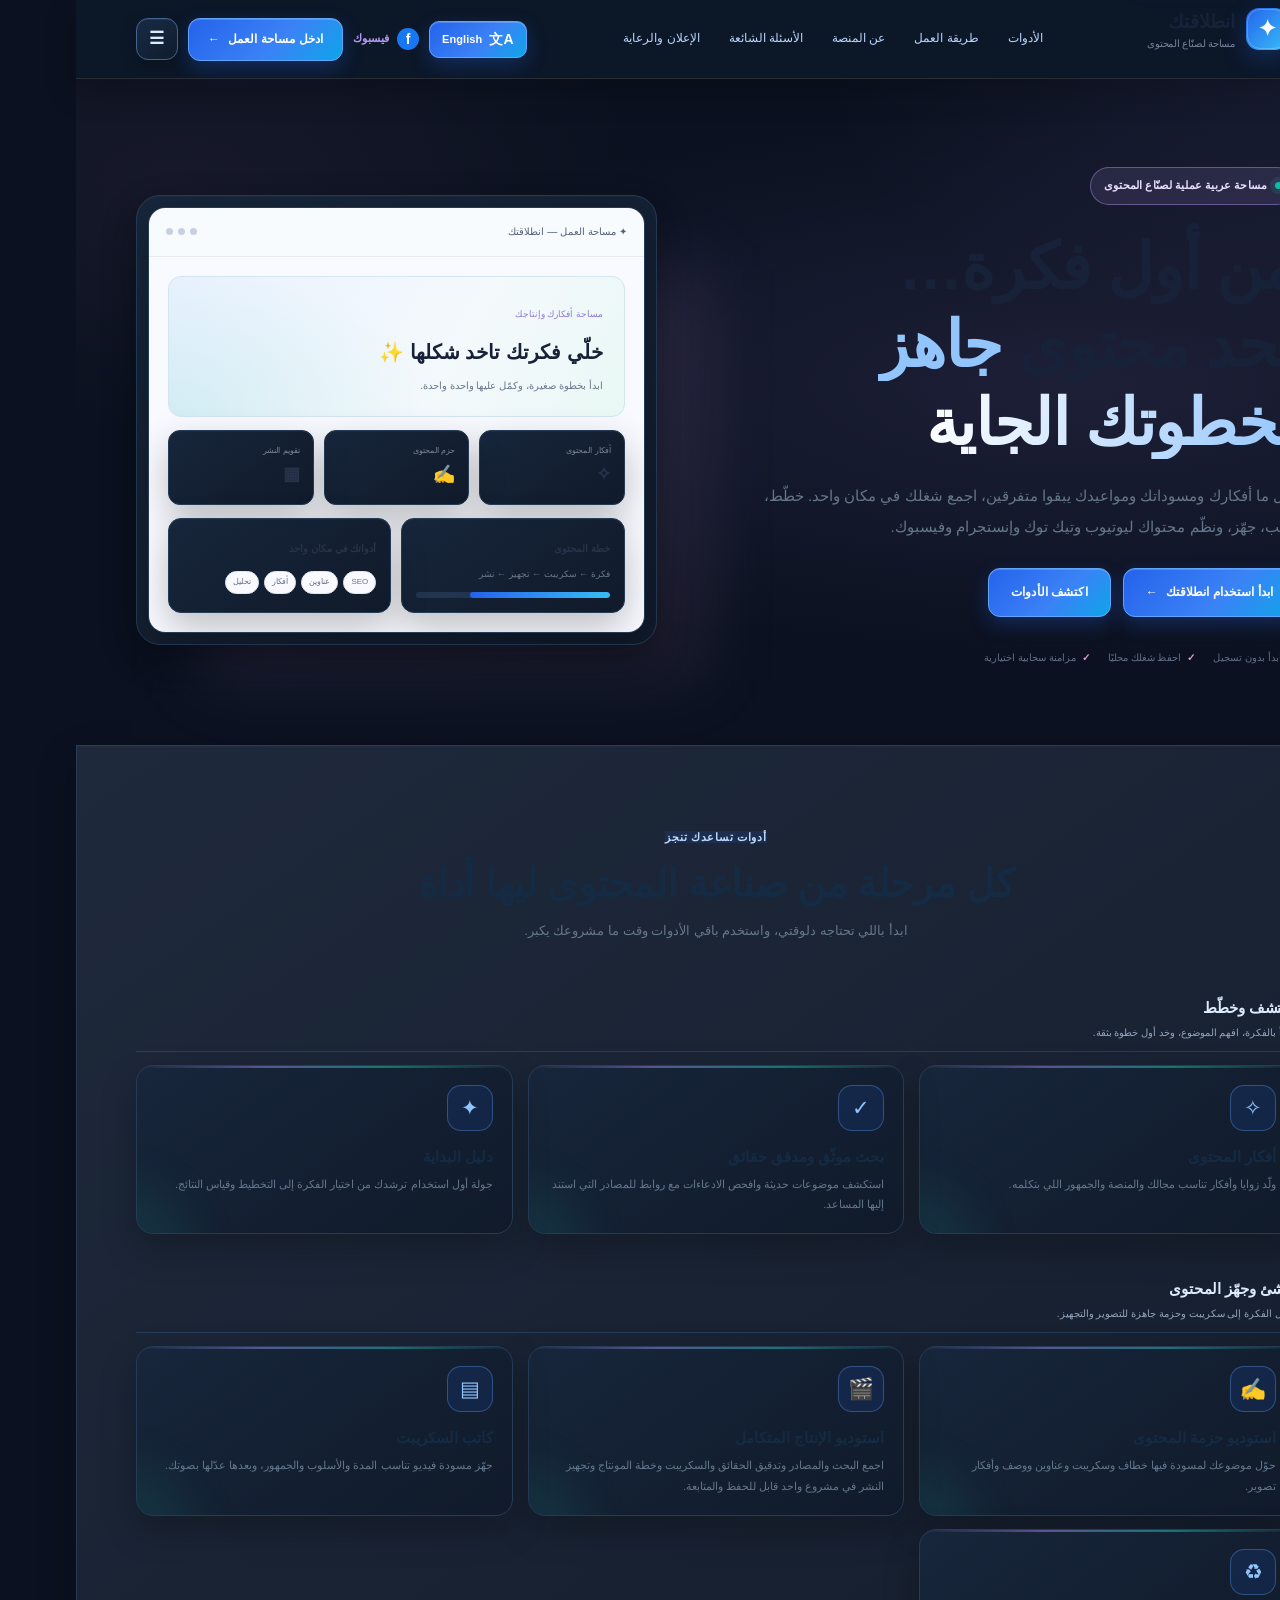
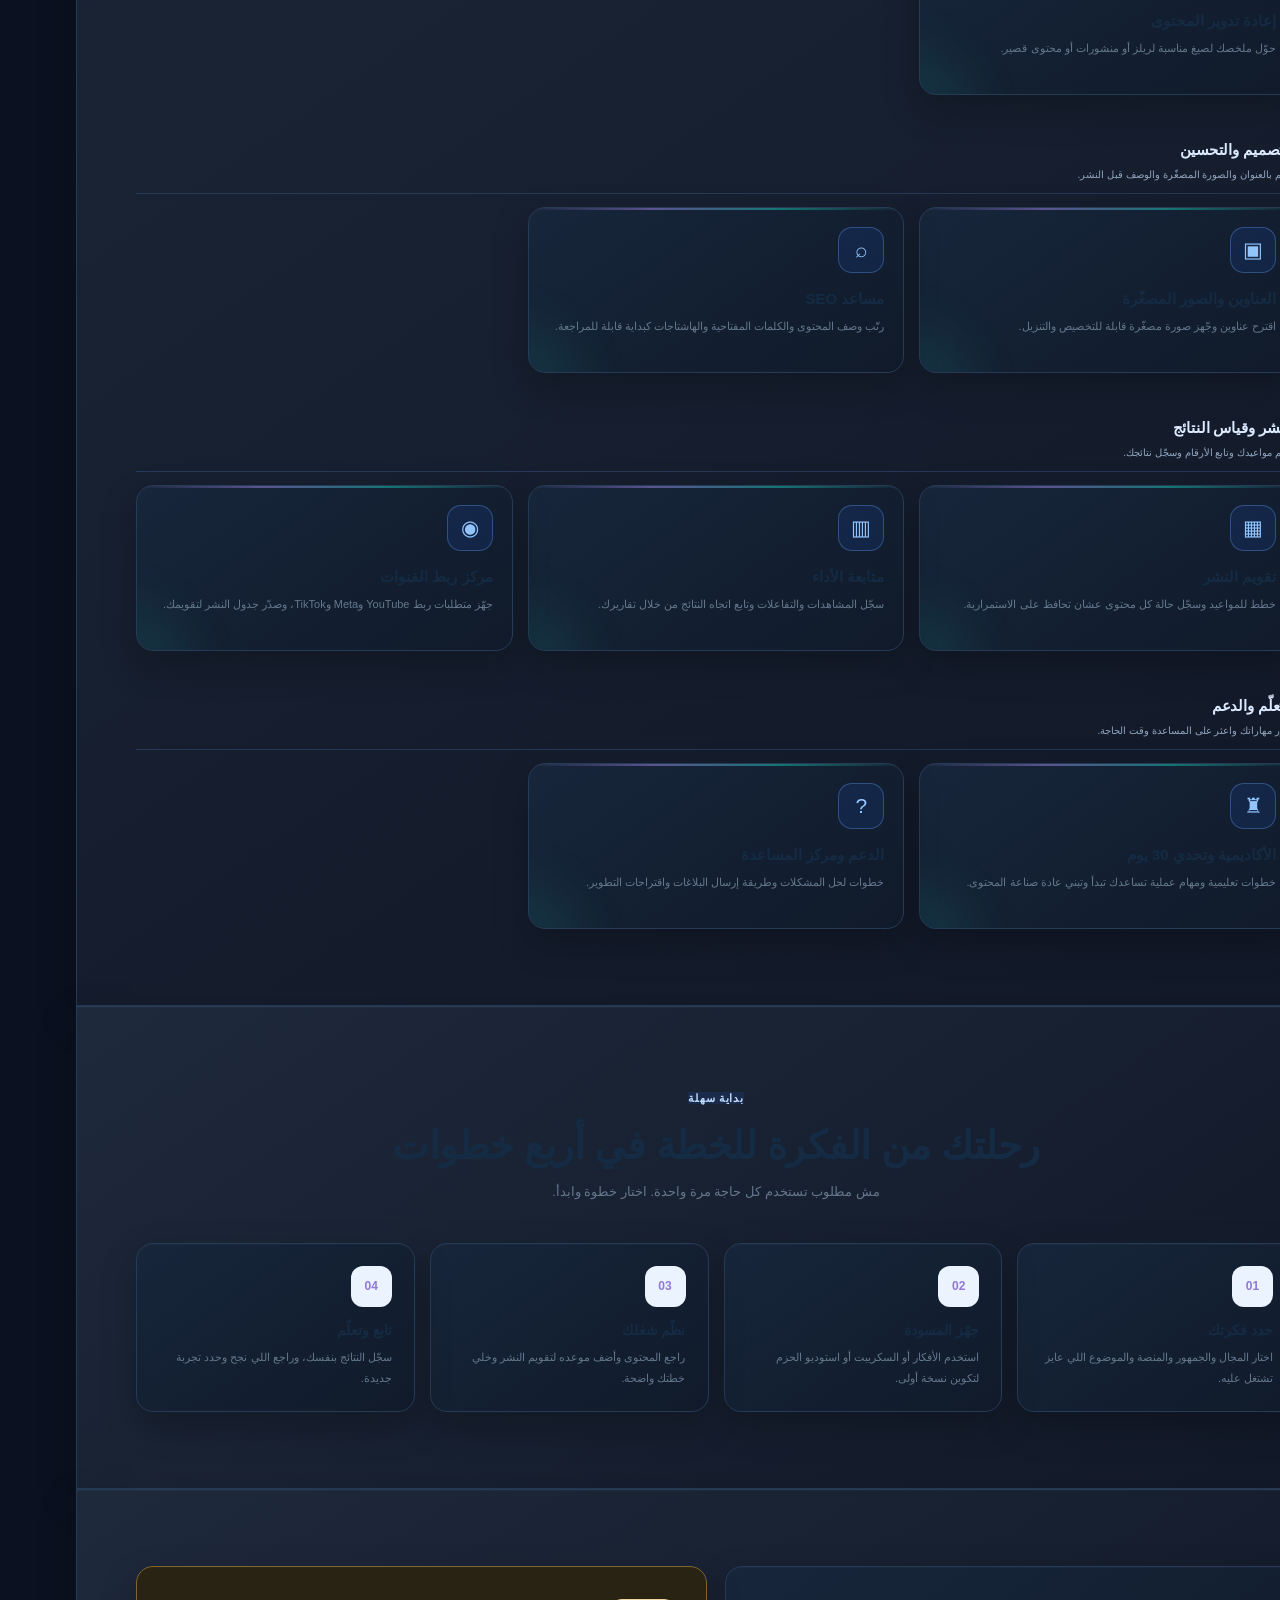
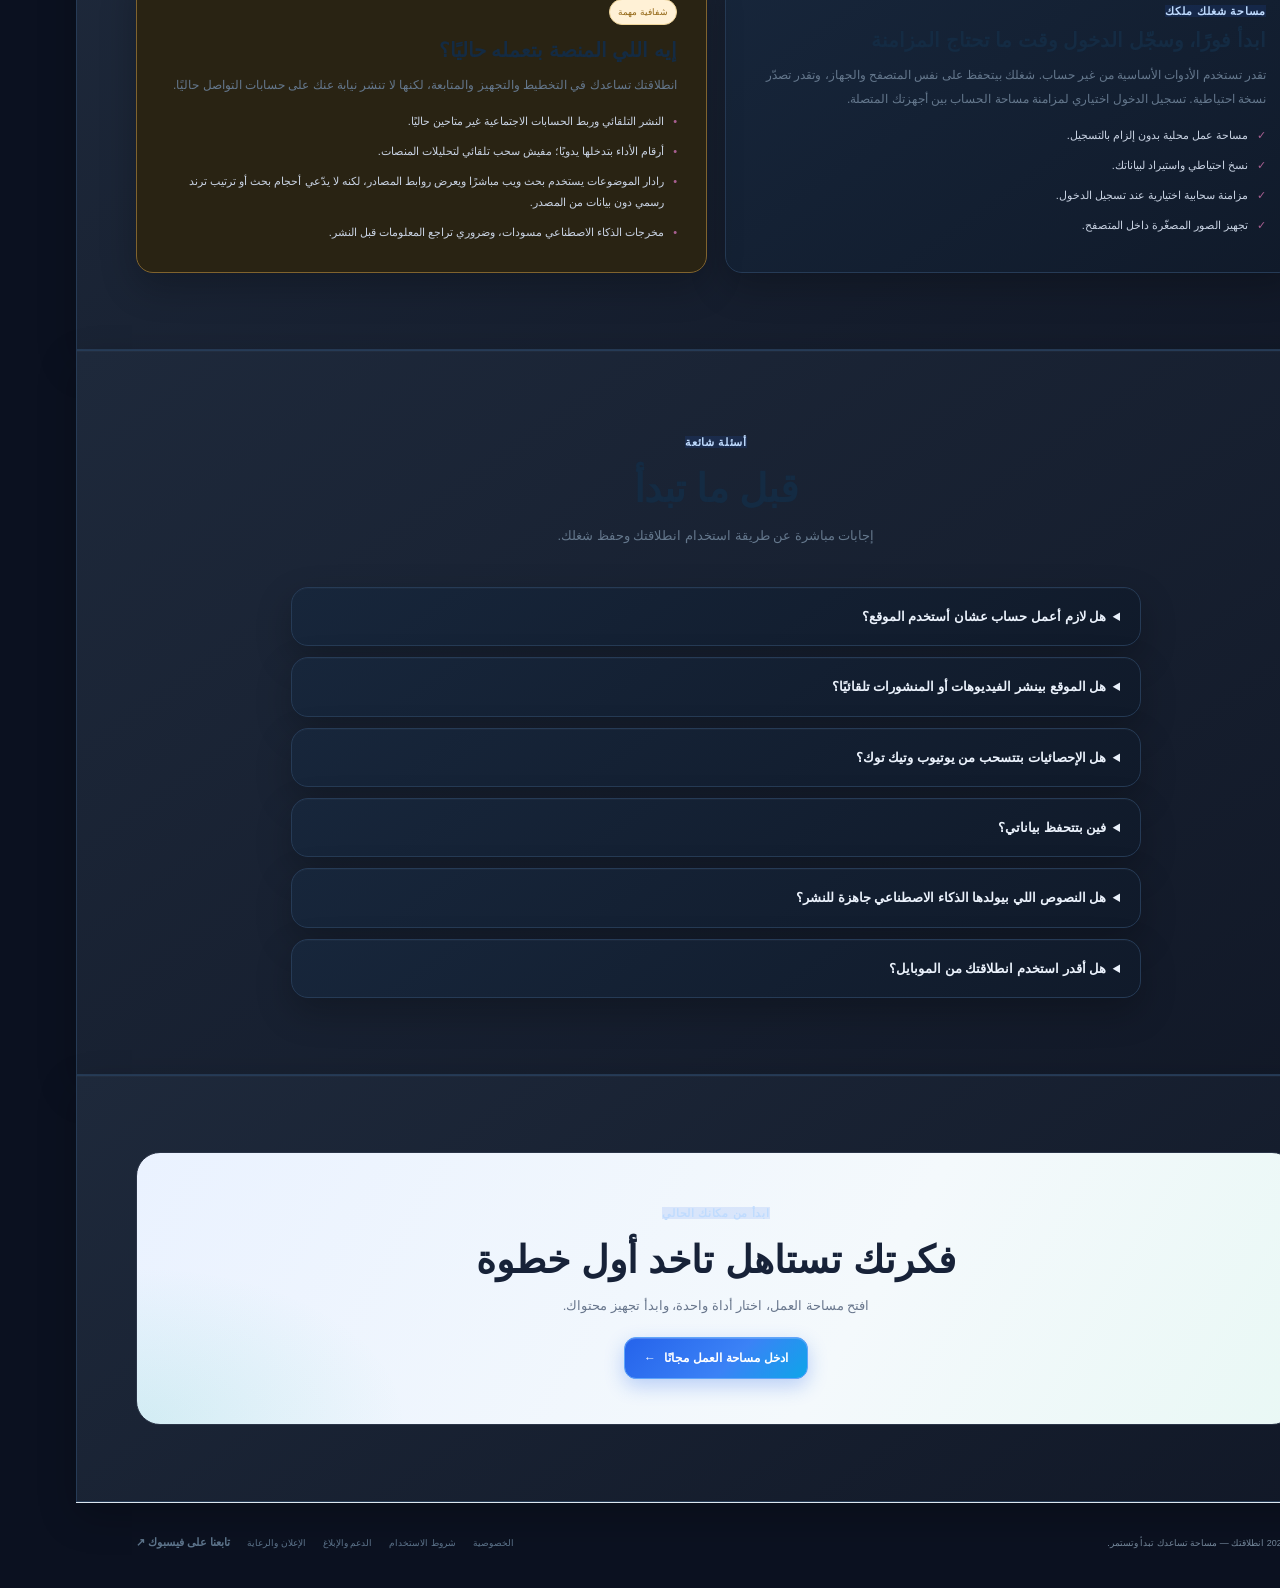
<file: index.html>
<!doctype html>
<html lang="ar" dir="rtl">
<head>
<meta charset="utf-8">
<meta name="viewport" content="width=device-width,initial-scale=1">
<meta name="theme-color" content="#0B1120">
<meta name="description" content="انطلاقتك منصة وأدوات عربية لصنّاع المحتوى: توليد أفكار يوتيوب وتيك توك، كتابة السكريبتات، تجهيز العناوين وSEO، وتنظيم تقويم النشر ومتابعة الأداء.">
<title>انطلاقتك | أدوات صناعة المحتوى بالعربي لليوتيوب وتيك توك</title>
<link rel="canonical" href="https://sasa-antilaqatuk.github.io/entelaqtak/">
<link rel="icon" type="image/svg+xml" href="./favicon.svg">
<link rel="apple-touch-icon" href="./app-icon.svg">
<link rel="manifest" href="./manifest.webmanifest">
<meta name="robots" content="index,follow,max-image-preview:large">
<meta name="referrer" content="strict-origin-when-cross-origin">
<meta property="og:type" content="website">
<meta property="og:site_name" content="انطلاقتك">
<meta property="og:title" content="انطلاقتك | مساحة واحدة لصناعة محتوى أفضل">
<meta property="og:description" content="من أول فكرة لحد خطة محتوى واضحة — أدوات عربية تساعدك تخطط وتكتب وتنظم شغلك.">
<meta property="og:url" content="https://sasa-antilaqatuk.github.io/entelaqtak/">
<meta property="og:locale" content="ar_AR">
<meta name="twitter:card" content="summary">
<meta name="twitter:title" content="انطلاقتك | مساحة واحدة لصناعة محتوى أفضل">
<meta name="twitter:description" content="خطط، اكتب، جهّز، ونظّم محتواك في مساحة عمل عربية واحدة.">
<script type="application/ld+json">
{
  "@context":"https://schema.org",
  "@type":"SoftwareApplication",
  "name":"انطلاقتك",
  "alternateName":"Entelaqtak",
  "sameAs":["https://www.facebook.com/profile.php?id=61596964071145"],
  "applicationCategory":"MultimediaApplication",
  "operatingSystem":"Any",
  "inLanguage":"ar",
  "url":"https://sasa-antilaqatuk.github.io/entelaqtak/",
  "description":"مساحة عمل عربية لتخطيط المحتوى وكتابة المسودات وتجهيز العناوين وتنظيم النشر ومتابعة الأداء.",
  "featureList":["أفكار المحتوى","استوديو الإنتاج المتكامل","كتابة السكريبتات","استوديو حزم المحتوى","العناوين والصور المصغّرة","مساعد SEO","تقويم النشر","متابعة الأداء","نسخ احتياطية ومزامنة اختيارية","مركز ربط القنوات وإرشادات التكامل","تصدير تقويم المحتوى","دليل بداية تفاعلي ومركز مساعدة"]
}
</script>
<script type="application/ld+json">
{
  "@context":"https://schema.org",
  "@type":"WebSite",
  "name":"انطلاقتك",
  "alternateName":"Entelaqtak",
  "url":"https://sasa-antilaqatuk.github.io/entelaqtak/",
  "inLanguage":"ar",
  "description":"أدوات عربية لصنّاع المحتوى لتخطيط الأفكار وكتابة السكريبتات وتجهيز المحتوى وتنظيم النشر."
}
</script>
<script type="application/ld+json">
{
  "@context": "https://schema.org",
  "@type": "FAQPage",
  "mainEntity": [
    {
      "@type": "Question",
      "name": "هل لازم أعمل حساب عشان أستخدم الموقع؟",
      "acceptedAnswer": {
        "@type": "Answer",
        "text": "لا. تقدر تبدأ باستخدام الأدوات الأساسية بدون تسجيل. الحساب اختياري للمزامنة السحابية."
      }
    },
    {
      "@type": "Question",
      "name": "هل الموقع بينشر الفيديوهات أو المنشورات تلقائيًا؟",
      "acceptedAnswer": {
        "@type": "Answer",
        "text": "لا، النشر التلقائي وربط الحسابات الاجتماعية غير متاحين حاليًا. الموقع يساعدك تجهز المحتوى وتنظم مواعيده، وبعدها تنشر من منصتك بنفسك."
      }
    },
    {
      "@type": "Question",
      "name": "هل الإحصائيات بتتسحب من يوتيوب وتيك توك؟",
      "acceptedAnswer": {
        "@type": "Answer",
        "text": "لا حاليًا. أرقام المشاهدات والتفاعل بتدخلها يدويًا داخل لوحة متابعة الأداء."
      }
    },
    {
      "@type": "Question",
      "name": "فين بتتحفظ بياناتي؟",
      "acceptedAnswer": {
        "@type": "Answer",
        "text": "بدون تسجيل دخول، تُحفظ بيانات مساحة العمل على المتصفح والجهاز الحالي. عند تسجيل الدخول تتاح المزامنة السحابية لمساحة الحساب. احتفظ بنسخة احتياطية دورية."
      }
    },
    {
      "@type": "Question",
      "name": "هل النصوص اللي بيولدها الذكاء الاصطناعي جاهزة للنشر؟",
      "acceptedAnswer": {
        "@type": "Answer",
        "text": "اعتبرها مسودات تساعدك تبدأ. راجع الحقائق والمصادر وخصص الأسلوب قبل النشر."
      }
    },
    {
      "@type": "Question",
      "name": "هل أقدر استخدم انطلاقتك من الموبايل؟",
      "acceptedAnswer": {
        "@type": "Answer",
        "text": "أيوه، الواجهة متجاوبة مع الشاشات الصغيرة، والتطبيق قابل للتثبيت من المتصفح المتوافق."
      }
    }
  ]
}
</script>
<style>
:root{color-scheme:dark;--bg:#0B1120;--surface:#111827;--surface2:#1E293B;--line:#263449;--text:#f2f5fc;--muted:#9aa9bd;--purple:#B79AF7;--mint:#E3A0D2;--blue:#D9C8FF;--shadow:0 24px 70px #02061280}
*{box-sizing:border-box}
html{scroll-behavior:smooth;scroll-padding-top:86px}
body{margin:0;background:radial-gradient(900px 500px at 85% -10%,#E3A0D21a,transparent 65%),radial-gradient(700px 480px at 0 35%,#B79AF718,transparent 70%),var(--bg);color:var(--text);font-family:Tahoma,Arial,sans-serif;line-height:1.8}
a{color:inherit;text-decoration:none}
a:focus-visible,button:focus-visible,summary:focus-visible{outline:2px solid var(--mint);outline-offset:4px}
.skip-link{position:absolute;top:8px;right:8px;z-index:100;padding:10px 14px;border-radius:10px;background:var(--mint);color:#101827;font-weight:800;transform:translateY(-160%);transition:transform .15s}
.skip-link:focus{transform:translateY(0)}

.wrap{width:min(1160px,calc(100% - 40px));margin:auto}
.site-header{position:sticky;top:0;z-index:20;background:#0B1120dd;backdrop-filter:blur(18px);border-bottom:1px solid #ffffff12}
.header-inner{height:76px;display:flex;align-items:center;justify-content:space-between;gap:20px}
.brand{display:flex;align-items:center;gap:11px;font-weight:800;font-size:19px;white-space:nowrap}
.brand-mark{display:grid;place-items:center;width:42px;height:42px;border-radius:14px;background:linear-gradient(135deg,var(--purple),var(--mint));color:#11182a;font-size:22px;box-shadow:0 9px 25px #E3A0D228}
.brand small{display:block;font-size:10px;color:var(--muted);font-weight:500;margin-top:-5px}
.nav{display:flex;align-items:center;gap:25px;color:#c5cde0;font-size:12px}
.nav a:hover{color:var(--mint)}
.header-actions{display:flex;align-items:center;gap:10px}
.facebook{display:inline-flex;align-items:center;gap:8px;color:#c9c1ff;font-size:11px;font-weight:700;white-space:nowrap}
.facebook-mark{display:grid;place-items:center;width:22px;height:22px;border-radius:50%;background:#1877f2;color:#fff;font:bold 14px Arial}
.btn{display:inline-flex;align-items:center;justify-content:center;gap:8px;border:1px solid transparent;border-radius:12px;padding:12px 19px;font-size:12px;font-weight:800;transition:.2s;cursor:pointer}
.btn-primary{background:linear-gradient(120deg,var(--purple),var(--mint));color:#101827;box-shadow:0 10px 28px #B79AF72b}
.btn-primary:hover{transform:translateY(-2px);filter:brightness(1.06)}
.btn-secondary{border-color:#526080;background:#ffffff08;color:#eef2ff}
.btn-secondary:hover{border-color:var(--mint);background:#E3A0D210}
.menu-toggle{display:none;border:1px solid var(--line);border-radius:10px;background:#ffffff08;color:white;padding:8px 11px;font-size:18px}
.hero{padding:76px 0 54px}
.hero-grid{display:grid;grid-template-columns:1.05fr .95fr;gap:52px;align-items:center}
.eyebrow{display:inline-flex;align-items:center;gap:8px;padding:6px 11px;border:1px solid #E3A0D244;background:#E3A0D210;border-radius:99px;color:#9cebdc;font-size:11px;font-weight:700}
.pulse{width:7px;height:7px;background:var(--mint);border-radius:50%;box-shadow:0 0 0 5px #E3A0D21d}
h1{font-size:clamp(34px,5vw,58px);line-height:1.28;letter-spacing:-1.2px;margin:19px 0 15px}
h1 span{background:linear-gradient(100deg,#EADFFF,#E3A0D2);background-clip:text;-webkit-background-clip:text;color:transparent}
.hero-copy{max-width:590px;color:#b8c4d9;font-size:15px;margin:0 0 25px}
.hero-actions{display:flex;gap:11px;flex-wrap:wrap}
.hero-points{display:flex;gap:15px;flex-wrap:wrap;margin-top:22px;color:#aebbd0;font-size:10px}
.hero-points span{display:flex;align-items:center;gap:6px}
.check{color:var(--mint);font-weight:bold}
.preview-shell{position:relative;padding:13px;border:1px solid #7180a044;border-radius:24px;background:linear-gradient(145deg,#ffffff12,#ffffff04);box-shadow:var(--shadow);transform:rotate(-1deg)}
.preview-shell:before{content:"";position:absolute;inset:16% -10% -8% 12%;background:linear-gradient(135deg,#B79AF72b,#B79AF71a);filter:blur(35px);z-index:-1}
.preview-window{overflow:hidden;border:1px solid #435174;border-radius:16px;background:#0e172a}
.preview-top{display:flex;align-items:center;justify-content:space-between;padding:13px 15px;border-bottom:1px solid #ffffff12;color:#c6d0e2;font-size:10px}
.window-dots{display:flex;gap:5px}.window-dots i{width:7px;height:7px;border-radius:50%;background:#64718d}
.preview-content{padding:17px}
.preview-welcome{padding:17px;border:1px solid #7f79d655;border-radius:13px;background:linear-gradient(120deg,#B79AF72b,#B79AF70c)}
.preview-welcome small{color:#bcb3ff;font-size:9px}.preview-welcome b{display:block;font-size:17px;margin:7px 0}.preview-welcome p{color:#b5c2d7;font-size:10px;margin:0}
.preview-stats{display:grid;grid-template-columns:repeat(3,1fr);gap:8px;margin:10px 0}
.preview-stat{border:1px solid #34415e;border-radius:10px;padding:10px;background:#ffffff05}
.preview-stat small{display:block;color:#9daac2;font-size:8px}.preview-stat b{font-size:18px}
.preview-lower{display:grid;grid-template-columns:1fr 1fr;gap:9px}
.preview-card{padding:12px;border:1px solid #34415e;border-radius:11px;background:#ffffff05}
.preview-card b{font-size:10px}.preview-card p{font-size:9px;color:#aab6cc;margin:5px 0 0}
.fake-line{height:6px;background:#293550;border-radius:10px;margin-top:9px;overflow:hidden}.fake-line i{display:block;width:72%;height:100%;background:linear-gradient(90deg,var(--purple),var(--mint));border-radius:10px}
.preview-tags{display:flex;gap:5px;flex-wrap:wrap;margin-top:10px}
.preview-tags span{padding:3px 7px;border:1px solid #495775;border-radius:20px;color:#b7c3d8;font-size:8px}
.section{padding:62px 0}
.section-soft{background:linear-gradient(180deg,transparent,#ffffff04,transparent);border-top:1px solid #ffffff0b;border-bottom:1px solid #ffffff0b}
.section-head{text-align:center;max-width:710px;margin:0 auto 30px}
.kicker{color:#a69bff;font-size:10px;font-weight:800;letter-spacing:.4px}
h2{font-size:clamp(24px,3.5vw,35px);line-height:1.4;margin:7px 0}
.section-head p{color:var(--muted);font-size:12px;margin:7px 0 0}
.features{display:grid;grid-template-columns:repeat(3,1fr);gap:13px}
.feature{min-height:170px;padding:19px;border:1px solid var(--line);border-radius:16px;background:linear-gradient(145deg,#1a2540aa,#121b30);transition:.2s}
.feature:hover{transform:translateY(-3px);border-color:#7782b2}
.feature-icon{width:39px;height:39px;display:grid;place-items:center;border-radius:12px;background:#B79AF720;color:#c2baff;font-size:19px}
.feature h3{font-size:14px;margin:11px 0 4px}
.feature p{font-size:10px;line-height:1.9;color:#aab6cc;margin:0}
.steps{display:grid;grid-template-columns:repeat(4,1fr);gap:12px;counter-reset:step}
.step{padding:19px;border:1px solid var(--line);border-radius:15px;background:#ffffff05;counter-increment:step}
.step:before{content:"0" counter(step);display:grid;place-items:center;width:35px;height:35px;border-radius:10px;background:#E3A0D21a;color:#8de9d6;font-size:11px;font-weight:800}
.step h3{font-size:13px;margin:11px 0 4px}.step p{font-size:10px;color:var(--muted);margin:0}
.split{display:grid;grid-template-columns:1fr 1fr;gap:18px;align-items:stretch}
.info-panel{padding:25px;border:1px solid var(--line);border-radius:18px;background:linear-gradient(145deg,#1b2742,#121b30)}
.info-panel h3{font-size:17px;margin:0 0 8px}
.info-panel p{font-size:11px;color:#b5c1d6;margin:0 0 13px}
.info-list{display:grid;gap:9px;margin-top:14px}
.info-list div{display:flex;gap:9px;align-items:flex-start;color:#c8d2e2;font-size:10px}
.info-list i{font-style:normal;color:var(--mint)}
.caution{border-color:#B79AF755;background:linear-gradient(145deg,#282348,#151f34)}
.caution .caution-label{display:inline-block;color:#f0d69a;background:#e8b94b18;border:1px solid #e8b94b44;border-radius:30px;padding:4px 8px;font-size:9px;margin-bottom:10px}
.faq{max-width:850px;margin:auto;display:grid;gap:9px}
.faq details{border:1px solid var(--line);border-radius:13px;background:#ffffff05;padding:14px 17px}
.faq summary{font-size:12px;font-weight:800;cursor:pointer}
.faq p{font-size:10px;color:#94A3B8;margin:9px 0 0}
.final-cta{padding:34px;border:1px solid #7e79d866;border-radius:22px;background:radial-gradient(400px 200px at 0 100%,#E3A0D21f,transparent 70%),linear-gradient(120deg,#28234b,#172640);text-align:center}
.final-cta p{color:#bdc8da;font-size:11px;margin:6px 0 18px}
.footer{padding:25px 0 30px;border-top:1px solid #ffffff12;color:#8997b1;font-size:9px}
.footer-inner{display:flex;justify-content:space-between;align-items:center;gap:15px;flex-wrap:wrap}
.footer-links{display:flex;align-items:center;gap:14px;flex-wrap:wrap}
.footer-links a:hover{color:var(--mint)}
@media(max-width:900px){.hero-grid{gap:27px}.nav{gap:14px}.features{grid-template-columns:repeat(2,1fr)}.steps{grid-template-columns:repeat(2,1fr)}}
@media(max-width:700px){
 .wrap{width:min(100% - 28px,600px)}.header-inner{height:67px}.menu-toggle{display:block}
 .nav{display:none;position:absolute;top:66px;right:14px;left:14px;padding:13px;border:1px solid var(--line);border-radius:14px;background:#111a2eeF;box-shadow:var(--shadow);flex-direction:column;align-items:stretch;gap:0}
 .nav.open{display:flex}.nav a{padding:9px 7px}.header-actions .facebook span:last-child{display:none}
 .hero{padding:45px 0 35px}.hero-grid{grid-template-columns:1fr}.hero-copy{font-size:13px}
 .preview-shell{max-width:540px;width:100%;margin:7px auto 0;transform:none}
 .section{padding:46px 0}.features{grid-template-columns:1fr 1fr;gap:8px}.feature{padding:14px;min-height:165px}
 .split{grid-template-columns:1fr}.final-cta{padding:25px 17px}
}
@media(max-width:430px){.features,.steps{grid-template-columns:1fr}.hero-actions .btn{width:100%}.hero-points{gap:9px}.preview-stats{gap:5px}.preview-stat{padding:8px}.preview-stat b{font-size:15px}}
@media(prefers-reduced-motion:reduce){*,*::before,*::after{scroll-behavior:auto!important;transition-duration:.01ms!important;animation-duration:.01ms!important}}
</style>
 <link rel="stylesheet" href="./design-system.css?v=20261120-organized-dark-1">
<script>try{if(localStorage.getItem("entelaqtak-language-v1")==="en"){document.documentElement.lang="en";document.documentElement.dir="ltr";}}catch(e){}</script>
 <link rel="stylesheet" href="./button-system.css?v=20261120-buttons-1">
</head>
<body>
<a class="skip-link" href="#main-content">تخطي إلى المحتوى الرئيسي</a>
<header class="site-header">
 <div class="wrap header-inner">
  <a class="brand" href="./" aria-label="انطلاقتك - الرئيسية"><span class="brand-mark" aria-hidden="true">✦</span><span>انطلاقتك<small>مساحة لصنّاع المحتوى</small></span></a>
  <nav class="nav" id="siteNav" aria-label="التنقل الرئيسي">
   <a href="#tools">الأدوات</a><a href="#how">طريقة العمل</a><a href="#about">عن المنصة</a><a href="#faq">الأسئلة الشائعة</a><a href="./advertise.html">الإعلان والرعاية</a>
  </nav>
  <div class="header-actions">
   <button class="language-toggle" data-language-toggle type="button">English</button>
   <a class="facebook" href="https://www.facebook.com/profile.php?id=61596964071145" target="_blank" rel="noopener noreferrer" aria-label="تابع انطلاقتك على فيسبوك"><span class="facebook-mark" aria-hidden="true">f</span><span>فيسبوك</span></a>
   <a class="btn btn-primary" href="./workspace.html">ادخل مساحة العمل <span aria-hidden="true">←</span></a>
   <button class="menu-toggle" id="menuToggle" type="button" aria-label="فتح القائمة" aria-expanded="false" aria-controls="siteNav">☰</button>
  </div>
 </div>
</header>

<main id="main-content" tabindex="-1">
<section class="hero">
 <div class="wrap hero-grid">
  <div>
   <div class="eyebrow"><span class="pulse"></span> مساحة عربية عملية لصنّاع المحتوى</div>
   <h1>من أول فكرة…<br>لحد محتوى <span>جاهز لخطوتك الجاية</span></h1>
   <p class="hero-copy">بدل ما أفكارك ومسوداتك ومواعيدك يبقوا متفرقين، اجمع شغلك في مكان واحد. خطّط، اكتب، جهّز، ونظّم محتواك ليوتيوب وتيك توك وإنستجرام وفيسبوك.</p>
   <div class="hero-actions">
    <a class="btn btn-primary" href="./workspace.html">ابدأ استخدام انطلاقتك <span aria-hidden="true">←</span></a>
    <a class="btn btn-secondary" href="#tools">اكتشف الأدوات</a>
   </div>
   <div class="hero-points">
    <span><b class="check">✓</b> ابدأ بدون تسجيل</span>
    <span><b class="check">✓</b> احفظ شغلك محليًا</span>
    <span><b class="check">✓</b> مزامنة سحابية اختيارية</span>
   </div>
  </div>
  <div class="preview-shell" aria-label="معاينة توضيحية لمساحة العمل">
   <div class="preview-window">
    <div class="preview-top"><span>✦ مساحة العمل — انطلاقتك</span><span class="window-dots" aria-hidden="true"><i></i><i></i><i></i></span></div>
    <div class="preview-content">
     <div class="preview-welcome"><small>مساحة أفكارك وإنتاجك</small><b>خلّي فكرتك تاخد شكلها ✨</b><p>ابدأ بخطوة صغيرة، وكمّل عليها واحدة واحدة.</p></div>
     <div class="preview-stats">
      <div class="preview-stat"><small>أفكار المحتوى</small><b>✧</b></div>
      <div class="preview-stat"><small>حزم المحتوى</small><b>✍</b></div>
      <div class="preview-stat"><small>تقويم النشر</small><b>▦</b></div>
     </div>
     <div class="preview-lower">
      <div class="preview-card"><b>خطة المحتوى</b><p>فكرة ← سكريبت ← تجهيز ← نشر</p><div class="fake-line"><i></i></div></div>
      <div class="preview-card"><b>أدواتك في مكان واحد</b><div class="preview-tags"><span>SEO</span><span>عناوين</span><span>أفكار</span><span>تحليل</span></div></div>
     </div>
    </div>
   </div>
  </div>
 </div>
</section>

<section class="section section-soft" id="tools">
 <div class="wrap">
  <div class="section-head"><span class="kicker">أدوات تساعدك تنجز</span><h2>كل مرحلة من صناعة المحتوى ليها أداة</h2><p>ابدأ باللي تحتاجه دلوقتي، واستخدم باقي الأدوات وقت ما مشروعك يكبر.</p></div>
  <div class="features feature-catalog"><div class="feature-group-heading"><div><h3>اكتشف وخطّط</h3><p>ابدأ بالفكرة، افهم الموضوع، وخد أول خطوة بثقة.</p></div></div><article class="feature"><span class="feature-icon">✧</span><h3>أفكار المحتوى</h3><p>ولّد زوايا وأفكار تناسب مجالك والمنصة والجمهور اللي بتكلمه.</p></article><article class="feature"><span class="feature-icon">✓</span><h3>بحث موثّق ومدقق حقائق</h3><p>استكشف موضوعات حديثة وافحص الادعاءات مع روابط للمصادر التي استند إليها المساعد.</p></article><article class="feature"><span class="feature-icon">✦</span><h3>دليل البداية</h3><p>جولة أول استخدام ترشدك من اختيار الفكرة إلى التخطيط وقياس النتائج.</p></article><div class="feature-group-heading"><div><h3>أنشئ وجهّز المحتوى</h3><p>حوّل الفكرة إلى سكريبت وحزمة جاهزة للتصوير والتجهيز.</p></div></div><article class="feature"><span class="feature-icon">✍</span><h3>استوديو حزمة المحتوى</h3><p>حوّل موضوعك لمسودة فيها خطاف وسكريبت وعناوين ووصف وأفكار تصوير.</p></article><article class="feature"><span class="feature-icon">🎬</span><h3>استوديو الإنتاج المتكامل</h3><p>اجمع البحث والمصادر وتدقيق الحقائق والسكريبت وخطة المونتاج وتجهيز النشر في مشروع واحد قابل للحفظ والمتابعة.</p></article><article class="feature"><span class="feature-icon">▤</span><h3>كاتب السكريبت</h3><p>جهّز مسودة فيديو تناسب المدة والأسلوب والجمهور، وبعدها عدّلها بصوتك.</p></article><article class="feature"><span class="feature-icon">♻</span><h3>إعادة تدوير المحتوى</h3><p>حوّل ملخصك لصيغ مناسبة لريلز أو منشورات أو محتوى قصير.</p></article><div class="feature-group-heading"><div><h3>التصميم والتحسين</h3><p>اهتم بالعنوان والصورة المصغّرة والوصف قبل النشر.</p></div></div><article class="feature"><span class="feature-icon">▣</span><h3>العناوين والصور المصغّرة</h3><p>اقترح عناوين وجّهز صورة مصغّرة قابلة للتخصيص والتنزيل.</p></article><article class="feature"><span class="feature-icon">⌕</span><h3>مساعد SEO</h3><p>رتّب وصف المحتوى والكلمات المفتاحية والهاشتاجات كبداية قابلة للمراجعة.</p></article><div class="feature-group-heading"><div><h3>النشر وقياس النتائج</h3><p>نظّم مواعيدك وتابع الأرقام وسجّل نتائجك.</p></div></div><article class="feature"><span class="feature-icon">▦</span><h3>تقويم النشر</h3><p>خطط للمواعيد وسجّل حالة كل محتوى عشان تحافظ على الاستمرارية.</p></article><article class="feature"><span class="feature-icon">▥</span><h3>متابعة الأداء</h3><p>سجّل المشاهدات والتفاعلات وتابع اتجاه النتائج من خلال تقاريرك.</p></article><article class="feature"><span class="feature-icon">◉</span><h3>مركز ربط القنوات</h3><p>جهّز متطلبات ربط YouTube وMeta وTikTok، وصدّر جدول النشر لتقويمك.</p></article><div class="feature-group-heading"><div><h3>التعلّم والدعم</h3><p>طوّر مهاراتك واعثر على المساعدة وقت الحاجة.</p></div></div><article class="feature"><span class="feature-icon">♜</span><h3>الأكاديمية وتحدي 30 يوم</h3><p>خطوات تعليمية ومهام عملية تساعدك تبدأ وتبني عادة صناعة المحتوى.</p></article><article class="feature"><span class="feature-icon">?</span><h3>الدعم ومركز المساعدة</h3><p>خطوات لحل المشكلات وطريقة إرسال البلاغات واقتراحات التطوير.</p></article></div>
 </div>
</section>

<section class="section" id="how">
 <div class="wrap">
  <div class="section-head"><span class="kicker">بداية سهلة</span><h2>رحلتك من الفكرة للخطة في أربع خطوات</h2><p>مش مطلوب تستخدم كل حاجة مرة واحدة. اختار خطوة وابدأ.</p></div>
  <div class="steps">
   <article class="step"><h3>حدد فكرتك</h3><p>اختار المجال والجمهور والمنصة والموضوع اللي عايز تشتغل عليه.</p></article>
   <article class="step"><h3>جهّز المسودة</h3><p>استخدم الأفكار أو السكريبت أو استوديو الحزم لتكوين نسخة أولى.</p></article>
   <article class="step"><h3>نظّم شغلك</h3><p>راجع المحتوى وأضف موعده لتقويم النشر وخلي خطتك واضحة.</p></article>
   <article class="step"><h3>تابع وتعلّم</h3><p>سجّل النتائج بنفسك، وراجع اللي نجح وحدد تجربة جديدة.</p></article>
  </div>
 </div>
</section>

<section class="section section-soft" id="about">
 <div class="wrap split">
  <article class="info-panel">
   <span class="kicker">مساحة شغلك ملكك</span><h3>ابدأ فورًا، وسجّل الدخول وقت ما تحتاج المزامنة</h3>
   <p>تقدر تستخدم الأدوات الأساسية من غير حساب. شغلك بيتحفظ على نفس المتصفح والجهاز، وتقدر تصدّر نسخة احتياطية. تسجيل الدخول اختياري لمزامنة مساحة الحساب بين أجهزتك المتصلة.</p>
   <div class="info-list">
    <div><i>✓</i><span>مساحة عمل محلية بدون إلزام بالتسجيل.</span></div>
    <div><i>✓</i><span>نسخ احتياطي واستيراد لبياناتك.</span></div>
    <div><i>✓</i><span>مزامنة سحابية اختيارية عند تسجيل الدخول.</span></div>
    <div><i>✓</i><span>تجهيز الصور المصغّرة داخل المتصفح.</span></div>
   </div>
  </article>
  <article class="info-panel caution">
   <span class="caution-label">شفافية مهمة</span><h3>إيه اللي المنصة بتعمله حاليًا؟</h3>
   <p>انطلاقتك تساعدك في التخطيط والتجهيز والمتابعة، لكنها لا تنشر نيابة عنك على حسابات التواصل حاليًا.</p>
   <div class="info-list">
    <div><i>•</i><span>النشر التلقائي وربط الحسابات الاجتماعية غير متاحين حاليًا.</span></div>
    <div><i>•</i><span>أرقام الأداء بتدخلها يدويًا؛ مفيش سحب تلقائي لتحليلات المنصات.</span></div>
    <div><i>•</i><span>رادار الموضوعات يستخدم بحث ويب مباشرًا ويعرض روابط المصادر، لكنه لا يدّعي أحجام بحث أو ترتيب ترند رسمي دون بيانات من المصدر.</span></div>
    <div><i>•</i><span>مخرجات الذكاء الاصطناعي مسودات، وضروري تراجع المعلومات قبل النشر.</span></div>
   </div>
  </article>
 </div>
</section>

<section class="section" id="faq">
 <div class="wrap">
  <div class="section-head"><span class="kicker">أسئلة شائعة</span><h2>قبل ما تبدأ</h2><p>إجابات مباشرة عن طريقة استخدام انطلاقتك وحفظ شغلك.</p></div>
  <div class="faq">
   <details><summary>هل لازم أعمل حساب عشان أستخدم الموقع؟</summary><p>لا. تقدر تبدأ باستخدام الأدوات الأساسية بدون تسجيل. الحساب اختياري للمزامنة السحابية.</p></details>
   <details><summary>هل الموقع بينشر الفيديوهات أو المنشورات تلقائيًا؟</summary><p>لا، النشر التلقائي وربط الحسابات الاجتماعية غير متاحين حاليًا. الموقع يساعدك تجهز المحتوى وتنظم مواعيده، وبعدها تنشر من منصتك بنفسك.</p></details>
   <details><summary>هل الإحصائيات بتتسحب من يوتيوب وتيك توك؟</summary><p>لا حاليًا. أرقام المشاهدات والتفاعل بتدخلها يدويًا داخل لوحة متابعة الأداء.</p></details>
   <details><summary>فين بتتحفظ بياناتي؟</summary><p>بدون تسجيل دخول، تُحفظ بيانات مساحة العمل على المتصفح والجهاز الحالي. عند تسجيل الدخول تتاح المزامنة السحابية لمساحة الحساب. احتفظ بنسخة احتياطية دورية.</p></details>
   <details><summary>هل النصوص اللي بيولدها الذكاء الاصطناعي جاهزة للنشر؟</summary><p>اعتبرها مسودات تساعدك تبدأ. راجع الحقائق والمصادر وخصص الأسلوب قبل النشر.</p></details>
   <details><summary>هل أقدر استخدم انطلاقتك من الموبايل؟</summary><p>أيوه، الواجهة متجاوبة مع الشاشات الصغيرة، والتطبيق قابل للتثبيت من المتصفح المتوافق.</p></details>
  </div>
 </div>
</section>

<section class="section">
 <div class="wrap">
  <div class="final-cta">
   <span class="kicker">ابدأ من مكانك الحالي</span>
   <h2>فكرتك تستاهل تاخد أول خطوة</h2>
   <p>افتح مساحة العمل، اختار أداة واحدة، وابدأ تجهيز محتواك.</p>
   <a class="btn btn-primary" href="./workspace.html">ادخل مساحة العمل مجانًا <span aria-hidden="true">←</span></a>
  </div>
 </div>
</section>
</main>

<footer class="footer">
 <div class="wrap footer-inner">
  <span>© <span id="year"></span> انطلاقتك — مساحة تساعدك تبدأ وتستمر.</span>
  <div class="footer-links">
   <a href="./legal.html#privacy">الخصوصية</a>
   <a href="./legal.html#terms">شروط الاستخدام</a>
   <a href="./legal.html#support">الدعم والإبلاغ</a>
   <a href="./advertise.html">الإعلان والرعاية</a>
   <a class="facebook" href="https://www.facebook.com/profile.php?id=61596964071145" target="_blank" rel="noopener noreferrer">تابعنا على فيسبوك ↗</a>
  </div>
 </div>
</footer>

<script>
'use strict';
const menuButton=document.getElementById('menuToggle');
const siteNav=document.getElementById('siteNav');
menuButton.addEventListener('click',()=>{
 const open=siteNav.classList.toggle('open');
 menuButton.setAttribute('aria-expanded',String(open));
 menuButton.setAttribute('aria-label',open?'إغلاق القائمة':'فتح القائمة');
});

 document.addEventListener('keydown',event=>{
  if(event.key==='Escape'&&siteNav.classList.contains('open')){
   siteNav.classList.remove('open');
   menuButton.setAttribute('aria-expanded','false');
   menuButton.setAttribute('aria-label','فتح القائمة');
   menuButton.focus();
  }
 });
siteNav.querySelectorAll('a').forEach(link=>link.addEventListener('click',()=>{
 siteNav.classList.remove('open');
 menuButton.setAttribute('aria-expanded','false');
 menuButton.setAttribute('aria-label','فتح القائمة');
}));
// Supabase confirmation and password-recovery links currently return to the public root URL.
 // Hand auth tokens/errors to the workspace, where the Supabase client can process them.
 const authQuery=new URLSearchParams(window.location.search);
 const authHash=window.location.hash||'';
 const hasAuthCallback=authQuery.has('code')||authQuery.has('token_hash')||authQuery.has('error')||
  /(?:^|[&#])(access_token|refresh_token|token_hash|error|type)=/.test(authHash);
 if(hasAuthCallback){
  const destination=new URL('./workspace.html',window.location.href);
  destination.search=window.location.search;
  destination.hash=authHash;
  window.location.replace(destination.href);
 }
 document.getElementById('year').textContent=String(new Date().getFullYear());
</script>
<script src="./language.js" defer></script>
</body>
</html>
</file>
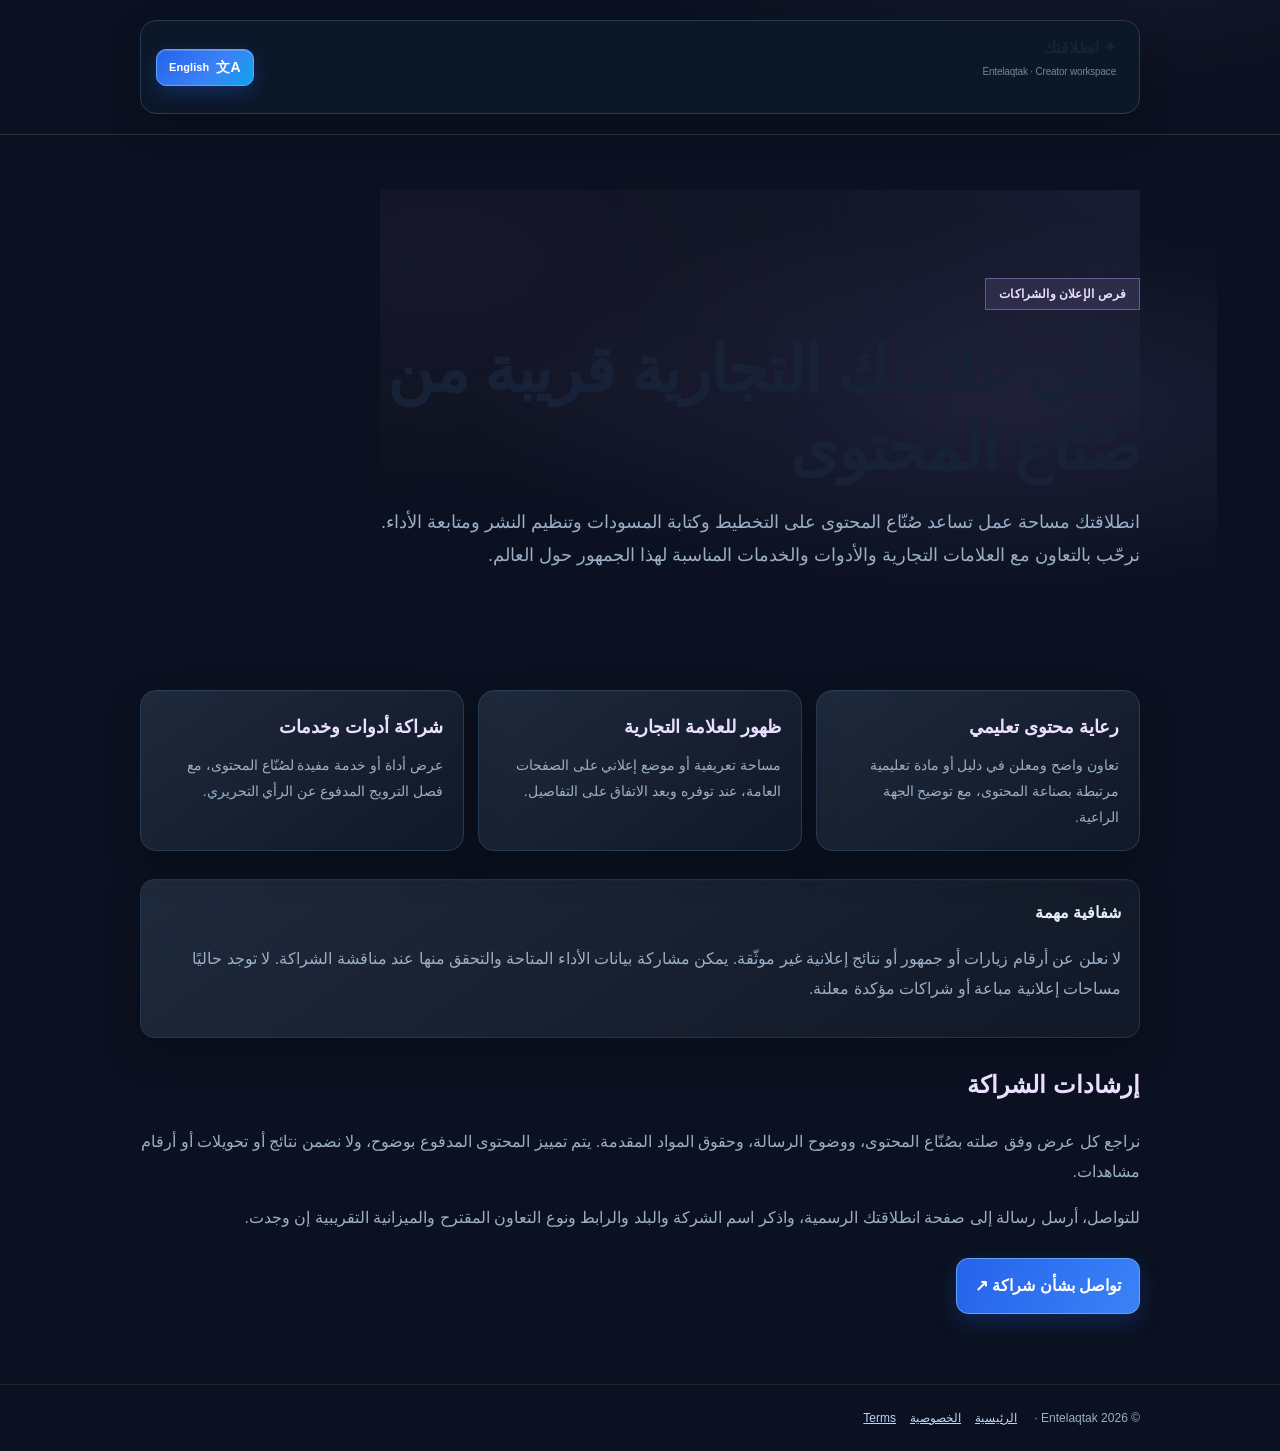
<file: advertise.html>
<!doctype html>
<html lang="ar" dir="rtl">
<head>
<meta charset="utf-8">
<meta name="viewport" content="width=device-width,initial-scale=1">
<meta name="theme-color" content="#0B1120">
<meta name="description" content="تعرّف على فرص الإعلان والرعاية والشراكات مع انطلاقتك، منصة أدوات تنظيم وصناعة المحتوى لصنّاع المحتوى حول العالم.">
<meta name="robots" content="index,follow">
<link rel="canonical" href="https://sasa-antilaqatuk.github.io/entelaqtak/advertise.html">
<title>الإعلان والرعاية والشراكات | انطلاقتك - Entelaqtak</title>
<link rel="icon" type="image/svg+xml" href="./favicon.svg">
<style>
:root{color-scheme:dark;--bg:#0B1120;--panel:#111827;--line:#34415e;--text:#E5EDF8;--muted:#94A3B8;--mint:#10B981;--purple:#3B82F6}
*{box-sizing:border-box}body{margin:0;background:radial-gradient(800px 440px at 85% -10%,#10B98122,transparent 65%),var(--bg);color:var(--text);font:16px/1.85 Tahoma,Arial,sans-serif}
a{color:inherit}.wrap{width:min(1000px,calc(100% - 32px));margin:auto}
header{padding:20px 0;border-bottom:1px solid #ffffff16}.top{display:flex;justify-content:space-between;gap:12px;align-items:center}.brand{font-weight:800;text-decoration:none}.brand small{display:block;color:var(--muted);font-size:11px;font-weight:400}
.lang{display:flex;gap:8px}.lang button{background:#ffffff0a;color:var(--text);border:1px solid var(--line);border-radius:9px;padding:7px 12px;cursor:pointer}
main{padding:55px 0 70px}.eyebrow{color:var(--mint);font-size:12px;font-weight:700}.hero{max-width:760px}h1{font-size:clamp(30px,5vw,50px);line-height:1.3;margin:12px 0}p{color:var(--muted)}.lead{font-size:18px}
.grid{display:grid;grid-template-columns:repeat(3,1fr);gap:14px;margin:28px 0}.card{background:linear-gradient(145deg,#1a2742,#121b30);border:1px solid var(--line);border-radius:16px;padding:20px}.card h2{font-size:18px;margin:0 0 8px}.card p{font-size:14px;margin:0}
.note{border:1px solid #10B98155;background:#10B9810c;border-radius:14px;padding:18px;margin:25px 0}.contact{display:inline-flex;background:linear-gradient(120deg,var(--purple),var(--mint));color:#111827;font-weight:800;text-decoration:none;padding:12px 18px;border-radius:11px;margin-top:10px}
footer{border-top:1px solid #ffffff16;padding:22px 0;color:var(--muted);font-size:12px}footer a{margin-inline-start:14px}
.en{display:none;direction:ltr;text-align:left;font-family:Arial,sans-serif}.en .grid{direction:ltr}
@media(max-width:700px){.grid{grid-template-columns:1fr}main{padding-top:38px}.lead{font-size:16px}}
</style>
 <link rel="stylesheet" href="./design-system.css?v=20261120-organized-dark-1">
<script>try{if(localStorage.getItem("entelaqtak-language-v1")==="en"){document.documentElement.lang="en";document.documentElement.dir="ltr";}}catch(e){}</script>
 <link rel="stylesheet" href="./button-system.css?v=20261120-buttons-1">
</head>
<body>
<header><div class="wrap top"><a class="brand" href="./">✦ انطلاقتك <small>Entelaqtak · Creator workspace</small></a><button class="language-toggle" data-language-toggle type="button">English</button></div></header>
<main class="wrap">
<section id="ar" lang="ar" dir="rtl">
<div class="hero"><span class="eyebrow">فرص الإعلان والشراكات</span><h1>خلّي علامتك التجارية قريبة من صُنّاع المحتوى</h1><p class="lead">انطلاقتك مساحة عمل تساعد صُنّاع المحتوى على التخطيط وكتابة المسودات وتنظيم النشر ومتابعة الأداء. نرحّب بالتعاون مع العلامات التجارية والأدوات والخدمات المناسبة لهذا الجمهور حول العالم.</p></div>
<div class="grid">
<article class="card"><h2>رعاية محتوى تعليمي</h2><p>تعاون واضح ومعلن في دليل أو مادة تعليمية مرتبطة بصناعة المحتوى، مع توضيح الجهة الراعية.</p></article>
<article class="card"><h2>ظهور للعلامة التجارية</h2><p>مساحة تعريفية أو موضع إعلاني على الصفحات العامة، عند توفره وبعد الاتفاق على التفاصيل.</p></article>
<article class="card"><h2>شراكة أدوات وخدمات</h2><p>عرض أداة أو خدمة مفيدة لصُنّاع المحتوى، مع فصل الترويج المدفوع عن الرأي التحريري.</p></article>
</div>
<div class="note"><strong>شفافية مهمة</strong><p>لا نعلن عن أرقام زيارات أو جمهور أو نتائج إعلانية غير موثّقة. يمكن مشاركة بيانات الأداء المتاحة والتحقق منها عند مناقشة الشراكة. لا توجد حاليًا مساحات إعلانية مباعة أو شراكات مؤكدة معلنة.</p></div>
<h2>إرشادات الشراكة</h2><p>نراجع كل عرض وفق صلته بصُنّاع المحتوى، ووضوح الرسالة، وحقوق المواد المقدمة. يتم تمييز المحتوى المدفوع بوضوح، ولا نضمن نتائج أو تحويلات أو أرقام مشاهدات.</p>
<p>للتواصل، أرسل رسالة إلى صفحة انطلاقتك الرسمية، واذكر اسم الشركة والبلد والرابط ونوع التعاون المقترح والميزانية التقريبية إن وجدت.</p>
<a class="contact" href="https://www.facebook.com/profile.php?id=61596964071145" target="_blank" rel="noopener noreferrer">تواصل بشأن شراكة ↗</a>
</section>
<section id="en" class="en" lang="en" dir="ltr">
<div class="hero"><span class="eyebrow">ADVERTISING & PARTNERSHIPS</span><h1>Reach creators with Entelaqtak</h1><p class="lead">Entelaqtak is a workspace that helps creators plan ideas, draft content, organize publishing, and track performance. We welcome relevant partnerships with brands, tools, and services serving creators worldwide.</p></div>
<div class="grid">
<article class="card"><h2>Sponsored educational content</h2><p>Clearly disclosed sponsorships in creator-focused guides and educational materials.</p></article>
<article class="card"><h2>Brand placements</h2><p>Potential placements on public pages, subject to availability and a written agreement.</p></article>
<article class="card"><h2>Tools & service partnerships</h2><p>Relevant products for creators, with paid promotion kept distinct from editorial opinions.</p></article>
</div>
<div class="note"><strong>Transparency first</strong><p>We do not publish unverified traffic, audience, or campaign-performance figures. Verifiable available metrics can be discussed during partnership review. No paid placements or confirmed sponsors are currently being represented as active.</p></div>
<h2>Partnership standards</h2><p>Every proposal is reviewed for relevance to creators, clear claims, and content rights. Paid material will be clearly labeled. We do not guarantee views, conversions, or campaign results.</p>
<p>To inquire, message the official Entelaqtak page with your company name, country, website, proposed collaboration, and indicative budget if available.</p>
<a class="contact" href="https://www.facebook.com/profile.php?id=61596964071145" target="_blank" rel="noopener noreferrer">Contact us about a partnership ↗</a>
</section>
</main>
<footer><div class="wrap">© <span id="year"></span> Entelaqtak · <a href="./">Home</a><a href="./legal.html#privacy">Privacy</a><a href="./legal.html#terms">Terms</a></div></footer>
<script>document.getElementById('year').textContent=new Date().getFullYear();</script>
<script src="./language.js" defer></script>
</body></html>
</file>
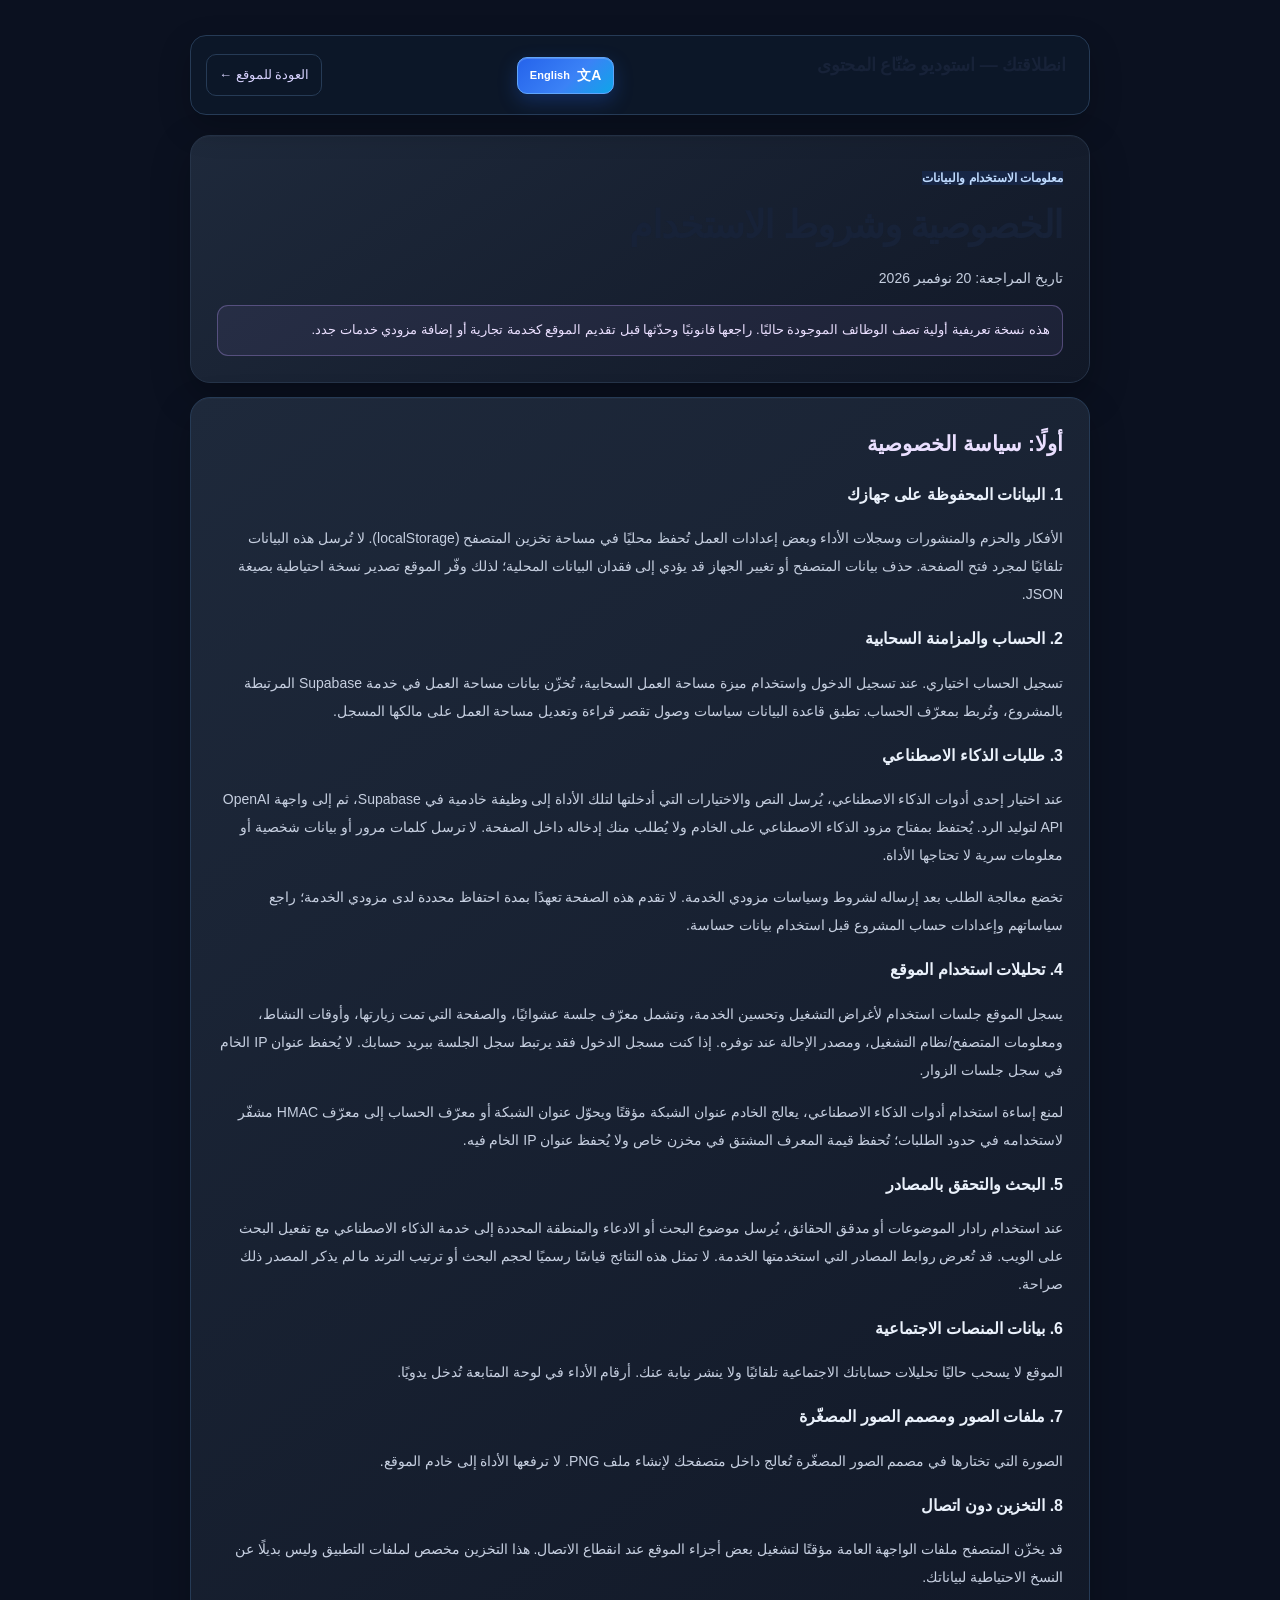
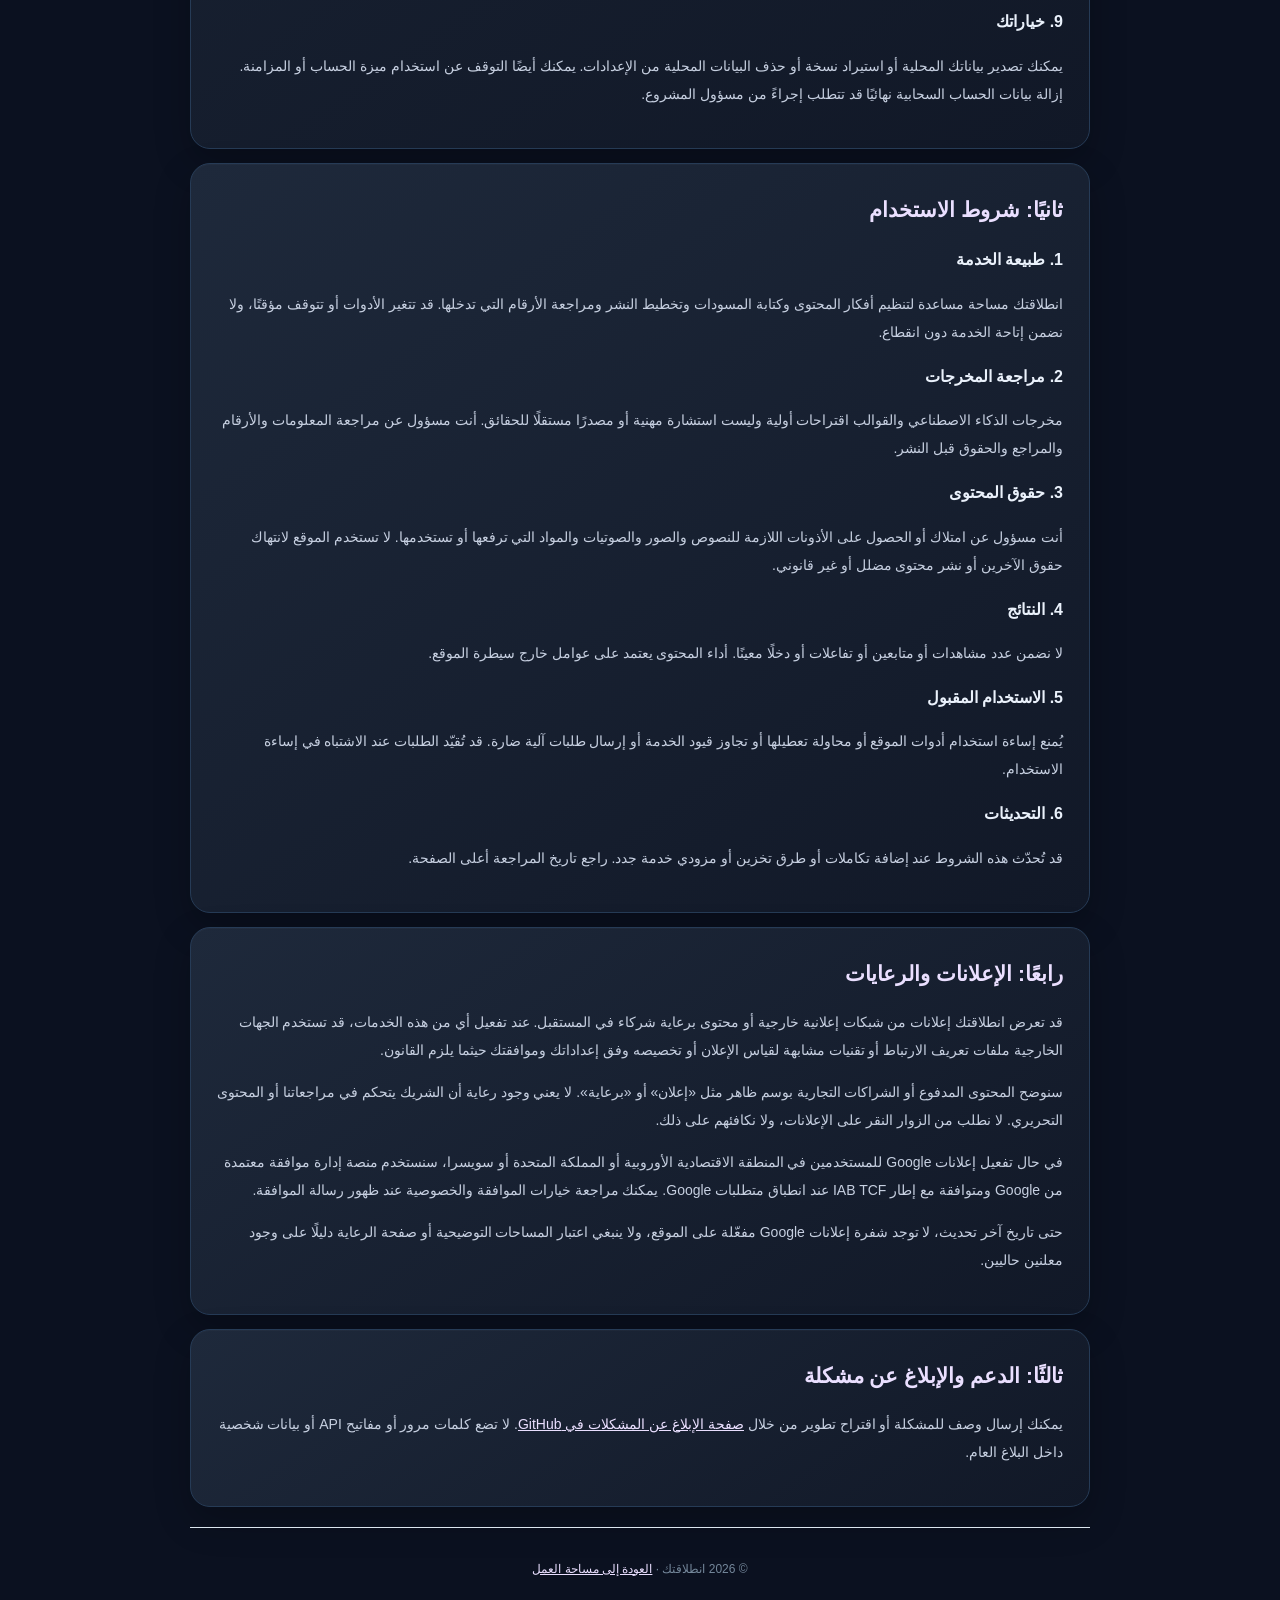
<file: legal.html>
<!doctype html>
<html lang="ar" dir="rtl">
<head>
<meta charset="utf-8">
<meta name="viewport" content="width=device-width,initial-scale=1">
<meta name="theme-color" content="#0B1120">
<meta name="description" content="سياسة الخصوصية وشروط استخدام منصة انطلاقتك لصنّاع المحتوى.">
<meta name="robots" content="index,follow">
<title>الخصوصية وشروط الاستخدام | انطلاقتك</title>
<link rel="canonical" href="https://sasa-antilaqatuk.github.io/entelaqtak/legal.html">
<link rel="icon" type="image/svg+xml" href="./app-icon.svg">
<style>
:root{color-scheme:dark;--bg:#0B1120;--panel:#151d33;--line:#303d5b;--text:#f4f5ff;--muted:#a5aec8;--accent:#3B82F6;--mint:#3B82F6}
*{box-sizing:border-box}body{margin:0;background:radial-gradient(850px 420px at 84% -12%,#35c8a724,transparent 65%),var(--bg);color:var(--text);font:16px/1.9 Tahoma,Arial,sans-serif}
main{width:min(900px,calc(100% - 28px));margin:35px auto 60px}.top{display:flex;align-items:center;justify-content:space-between;gap:12px;margin-bottom:20px}.brand{font-weight:bold;font-size:18px}.back{color:#d8d3ff;text-decoration:none;border:1px solid var(--line);border-radius:10px;padding:8px 12px;font-size:13px}
header,.section{background:linear-gradient(145deg,#202944,#151d33);border:1px solid var(--line);border-radius:18px;padding:22px;margin-bottom:14px}
.eyebrow{color:#BFDBFE;font-weight:bold;font-size:12px}h1{font-size:clamp(25px,5vw,38px);line-height:1.35;margin:7px 0}h2{font-size:20px;margin:0 0 10px;color:#d9d4ff}h3{font-size:16px;margin:16px 0 5px}p,li{color:#c6cfe0;font-size:14px}ul{padding-inline-start:22px}a{color:#89dfd1}.notice{padding:12px;border:1px solid #3B82F655;border-radius:11px;background:#3B82F60c;color:#bceee5;font-size:13px}
small,.muted{color:var(--muted);font-size:12px}.footer{color:var(--muted);font-size:12px;text-align:center;margin-top:20px}
@media(max-width:600px){main{margin-top:15px}.top{align-items:flex-start;flex-direction:column}header,.section{padding:16px}p,li{font-size:13px}}
</style>
 <link rel="stylesheet" href="./design-system.css?v=20261120-organized-dark-1">
<script>try{if(localStorage.getItem("entelaqtak-language-v1")==="en"){document.documentElement.lang="en";document.documentElement.dir="ltr";}}catch(e){}</script>
 <link rel="stylesheet" href="./button-system.css?v=20261120-buttons-1">
</head>
<body>
<main>
  <div class="top"><div class="brand">انطلاقتك — استوديو صُنّاع المحتوى</div><button class="language-toggle" data-language-toggle type="button">English</button><a class="back" href="./">العودة للموقع ←</a></div>
  <header>
    <span class="eyebrow">معلومات الاستخدام والبيانات</span>
    <h1>الخصوصية وشروط الاستخدام</h1>
    <p>تاريخ المراجعة: 20 نوفمبر 2026</p>
    <div class="notice">هذه نسخة تعريفية أولية تصف الوظائف الموجودة حاليًا. راجعها قانونيًا وحدّثها قبل تقديم الموقع كخدمة تجارية أو إضافة مزودي خدمات جدد.</div>
  </header>
  <section class="section" id="privacy">
    <h2>أولًا: سياسة الخصوصية</h2>
    <h3>1. البيانات المحفوظة على جهازك</h3>
    <p>الأفكار والحزم والمنشورات وسجلات الأداء وبعض إعدادات العمل تُحفظ محليًا في مساحة تخزين المتصفح (localStorage). لا تُرسل هذه البيانات تلقائيًا لمجرد فتح الصفحة. حذف بيانات المتصفح أو تغيير الجهاز قد يؤدي إلى فقدان البيانات المحلية؛ لذلك وفّر الموقع تصدير نسخة احتياطية بصيغة JSON.</p>
    <h3>2. الحساب والمزامنة السحابية</h3>
    <p>تسجيل الحساب اختياري. عند تسجيل الدخول واستخدام ميزة مساحة العمل السحابية، تُخزّن بيانات مساحة العمل في خدمة Supabase المرتبطة بالمشروع، وتُربط بمعرّف الحساب. تطبق قاعدة البيانات سياسات وصول تقصر قراءة وتعديل مساحة العمل على مالكها المسجل.</p>
    <h3>3. طلبات الذكاء الاصطناعي</h3>
    <p>عند اختيار إحدى أدوات الذكاء الاصطناعي، يُرسل النص والاختيارات التي أدخلتها لتلك الأداة إلى وظيفة خادمية في Supabase، ثم إلى واجهة OpenAI API لتوليد الرد. يُحتفظ بمفتاح مزود الذكاء الاصطناعي على الخادم ولا يُطلب منك إدخاله داخل الصفحة. لا ترسل كلمات مرور أو بيانات شخصية أو معلومات سرية لا تحتاجها الأداة.</p>
    <p>تخضع معالجة الطلب بعد إرساله لشروط وسياسات مزودي الخدمة. لا تقدم هذه الصفحة تعهدًا بمدة احتفاظ محددة لدى مزودي الخدمة؛ راجع سياساتهم وإعدادات حساب المشروع قبل استخدام بيانات حساسة.</p>
    <h3>4. تحليلات استخدام الموقع</h3>
    <p>يسجل الموقع جلسات استخدام لأغراض التشغيل وتحسين الخدمة، وتشمل معرّف جلسة عشوائيًا، والصفحة التي تمت زيارتها، وأوقات النشاط، ومعلومات المتصفح/نظام التشغيل، ومصدر الإحالة عند توفره. إذا كنت مسجل الدخول فقد يرتبط سجل الجلسة ببريد حسابك. لا يُحفظ عنوان IP الخام في سجل جلسات الزوار.</p>
    <p>لمنع إساءة استخدام أدوات الذكاء الاصطناعي، يعالج الخادم عنوان الشبكة مؤقتًا ويحوّل عنوان الشبكة أو معرّف الحساب إلى معرّف HMAC مشفّر لاستخدامه في حدود الطلبات؛ تُحفظ قيمة المعرف المشتق في مخزن خاص ولا يُحفظ عنوان IP الخام فيه.</p>
    <h3>5. البحث والتحقق بالمصادر</h3>
    <p>عند استخدام رادار الموضوعات أو مدقق الحقائق، يُرسل موضوع البحث أو الادعاء والمنطقة المحددة إلى خدمة الذكاء الاصطناعي مع تفعيل البحث على الويب. قد تُعرض روابط المصادر التي استخدمتها الخدمة. لا تمثل هذه النتائج قياسًا رسميًا لحجم البحث أو ترتيب الترند ما لم يذكر المصدر ذلك صراحة.</p>
    <h3>6. بيانات المنصات الاجتماعية</h3>
    <p>الموقع لا يسحب حاليًا تحليلات حساباتك الاجتماعية تلقائيًا ولا ينشر نيابة عنك. أرقام الأداء في لوحة المتابعة تُدخل يدويًا.</p>
    <h3>7. ملفات الصور ومصمم الصور المصغّرة</h3>
    <p>الصورة التي تختارها في مصمم الصور المصغّرة تُعالج داخل متصفحك لإنشاء ملف PNG. لا ترفعها الأداة إلى خادم الموقع.</p>
    <h3>8. التخزين دون اتصال</h3>
    <p>قد يخزّن المتصفح ملفات الواجهة العامة مؤقتًا لتشغيل بعض أجزاء الموقع عند انقطاع الاتصال. هذا التخزين مخصص لملفات التطبيق وليس بديلًا عن النسخ الاحتياطية لبياناتك.</p>
    <h3>9. خياراتك</h3>
    <p>يمكنك تصدير بياناتك المحلية أو استيراد نسخة أو حذف البيانات المحلية من الإعدادات. يمكنك أيضًا التوقف عن استخدام ميزة الحساب أو المزامنة. إزالة بيانات الحساب السحابية نهائيًا قد تتطلب إجراءً من مسؤول المشروع.</p>
  </section>
  <section class="section" id="terms">
    <h2>ثانيًا: شروط الاستخدام</h2>
    <h3>1. طبيعة الخدمة</h3>
    <p>انطلاقتك مساحة مساعدة لتنظيم أفكار المحتوى وكتابة المسودات وتخطيط النشر ومراجعة الأرقام التي تدخلها. قد تتغير الأدوات أو تتوقف مؤقتًا، ولا نضمن إتاحة الخدمة دون انقطاع.</p>
    <h3>2. مراجعة المخرجات</h3>
    <p>مخرجات الذكاء الاصطناعي والقوالب اقتراحات أولية وليست استشارة مهنية أو مصدرًا مستقلًا للحقائق. أنت مسؤول عن مراجعة المعلومات والأرقام والمراجع والحقوق قبل النشر.</p>
    <h3>3. حقوق المحتوى</h3>
    <p>أنت مسؤول عن امتلاك أو الحصول على الأذونات اللازمة للنصوص والصور والصوتيات والمواد التي ترفعها أو تستخدمها. لا تستخدم الموقع لانتهاك حقوق الآخرين أو نشر محتوى مضلل أو غير قانوني.</p>
    <h3>4. النتائج</h3>
    <p>لا نضمن عدد مشاهدات أو متابعين أو تفاعلات أو دخلًا معينًا. أداء المحتوى يعتمد على عوامل خارج سيطرة الموقع.</p>
    <h3>5. الاستخدام المقبول</h3>
    <p>يُمنع إساءة استخدام أدوات الموقع أو محاولة تعطيلها أو تجاوز قيود الخدمة أو إرسال طلبات آلية ضارة. قد تُقيّد الطلبات عند الاشتباه في إساءة الاستخدام.</p>
    <h3>6. التحديثات</h3>
    <p>قد تُحدّث هذه الشروط عند إضافة تكاملات أو طرق تخزين أو مزودي خدمة جدد. راجع تاريخ المراجعة أعلى الصفحة.</p>
  </section>

  <section class="section" id="advertising">
    <h2>رابعًا: الإعلانات والرعايات</h2>
    <p>قد تعرض انطلاقتك إعلانات من شبكات إعلانية خارجية أو محتوى برعاية شركاء في المستقبل. عند تفعيل أي من هذه الخدمات، قد تستخدم الجهات الخارجية ملفات تعريف الارتباط أو تقنيات مشابهة لقياس الإعلان أو تخصيصه وفق إعداداتك وموافقتك حيثما يلزم القانون.</p>
    <p>سنوضح المحتوى المدفوع أو الشراكات التجارية بوسم ظاهر مثل «إعلان» أو «برعاية». لا يعني وجود رعاية أن الشريك يتحكم في مراجعاتنا أو المحتوى التحريري. لا نطلب من الزوار النقر على الإعلانات، ولا نكافئهم على ذلك.</p>
    <p>في حال تفعيل إعلانات Google للمستخدمين في المنطقة الاقتصادية الأوروبية أو المملكة المتحدة أو سويسرا، سنستخدم منصة إدارة موافقة معتمدة من Google ومتوافقة مع إطار IAB TCF عند انطباق متطلبات Google. يمكنك مراجعة خيارات الموافقة والخصوصية عند ظهور رسالة الموافقة.</p>
    <p>حتى تاريخ آخر تحديث، لا توجد شفرة إعلانات Google مفعّلة على الموقع، ولا ينبغي اعتبار المساحات التوضيحية أو صفحة الرعاية دليلًا على وجود معلنين حاليين.</p>
  </section>
  <section class="section" id="support">
    <h2>ثالثًا: الدعم والإبلاغ عن مشكلة</h2>
    <p>يمكنك إرسال وصف للمشكلة أو اقتراح تطوير من خلال <a href="https://github.com/sasa-antilaqatuk/entelaqtak/issues" target="_blank" rel="noopener noreferrer">صفحة الإبلاغ عن المشكلات في GitHub</a>. لا تضع كلمات مرور أو مفاتيح API أو بيانات شخصية داخل البلاغ العام.</p>
  </section>
  <div class="footer">© 2026 انطلاقتك · <a href="./">العودة إلى مساحة العمل</a></div>
</main>
<script src="./language.js" defer></script>
</body>
</html>
</file>
<file: design-system.css>
/* ENTELAQTAK 2027 — Deep Navy / Lavender / Rose visual system */
:root{
 color-scheme:dark;
 --bg:#0B1120;--surface:#121a28;--surface2:#192437;--panel:#141e2e;
 --line:#263449;--text:#F1F5F9;--muted:#94A3B8;
 --accent:#B79AF7;--accent2:#E3A0D2;--purple:#B79AF7;--mint:#E3A0D2;
 --cyan:#D9C8FF;--green:#E3A0D2;--shadow:0 24px 70px #0009;
 --workspace-violet:#B79AF7;--workspace-mint:#E3A0D2;--workspace-border:#30343e;
}
*{scrollbar-color:#414550 #0F172A}
::selection{background:#B79AF766;color:#fff}
body{background-color:#0B1120!important;color:#f5f5f6}
a:focus-visible,button:focus-visible,input:focus-visible,select:focus-visible,textarea:focus-visible,summary:focus-visible{outline:2px solid #D9C8FF!important;outline-offset:3px}
button,.btn,.button{transition:transform .18s ease,border-color .18s ease,background .18s ease,filter .18s ease}
button:hover,.btn:hover,.button:hover{filter:brightness(1.08)}
/* Shared surfaces */
.panel,.hero-side,.stat,.feature,.step,.info-panel,.faq details,.card,.section,.preview-shell,.preview-window{
 border-color:#2c3039!important;
 box-shadow:0 12px 38px #0003,inset 0 1px 0 #ffffff08;
}
.btn-primary,.btn:not(.alt):not(.ghost),.button:not(.ghost),.contact{
 background:linear-gradient(115deg,#B79AF7,#776DBA)!important;color:#fff!important;
 border:1px solid #EADFFF66!important;box-shadow:0 9px 26px #9278D82e!important;
}
.btn-secondary,.btn.alt,.btn.ghost,.button.ghost{background:#ffffff08!important;border:1px solid #373b46!important;color:#f0f1f4!important;box-shadow:none!important}
.eyebrow,.kicker,.eyebrow,.crumb:before{color:#EADFFF}
.eyebrow{border-color:#B79AF755}
input:focus,select:focus,textarea:focus{border-color:#B79AF7!important;box-shadow:0 0 0 3px #B79AF722!important}
/* Public landing page */
.site-header{background:#0B1120eF!important;border-bottom-color:#ffffff12!important}
.brand-mark{background:linear-gradient(135deg,#9278D8,#6856A8)!important;color:#fff!important;box-shadow:0 9px 28px #B79AF733!important}
.nav a:hover,.footer-links a:hover{color:#EADFFF!important}
.hero{background:transparent}
.hero .eyebrow{background:#B79AF712!important;color:#EADFFF!important;border-color:#B79AF755!important}
.pulse{background:#D9C8FF!important;box-shadow:0 0 0 5px #B79AF722!important}
h1 span{background:linear-gradient(100deg,#fff,#D9C8FF 75%)!important;background-clip:text!important;-webkit-background-clip:text!important;color:transparent!important}
.preview-shell{background:linear-gradient(145deg,#1E293B,#0d0e12)!important;border-color:#45404a!important;transform:none!important}
.preview-shell:before{background:linear-gradient(135deg,#B79AF730,#6856A820)!important}
.preview-window{background:#0d0e12!important;border-color:#393d47!important}
.preview-welcome{background:linear-gradient(120deg,#B79AF72b,#ffffff04)!important;border-color:#B79AF755!important}
.preview-welcome small{color:#EADFFF!important}
.preview-stat,.preview-card{background:#172033!important;border-color:#30343e!important}
.fake-line i{background:linear-gradient(90deg,#776DBA,#D9C8FF)!important}
.feature{background:linear-gradient(145deg,#1E293B,#101115)!important}
.feature:hover,.step:hover{border-color:#B79AF788!important;box-shadow:0 15px 36px #0006!important}
.feature-icon{background:#B79AF71c!important;color:#EADFFF!important}
.step:before{background:#B79AF720!important;color:#EADFFF!important}
.info-panel{background:linear-gradient(145deg,#191b22,#111827)!important}
.caution{background:linear-gradient(145deg,#172554,#141419)!important;border-color:#6856A8!important}
.final-cta{background:radial-gradient(420px 210px at 0 100%,#B79AF725,transparent 72%),linear-gradient(120deg,#172554,#1E293B)!important;border-color:#776DBA!important}
.footer{border-color:#ffffff15!important}
/* Workspace application */
.app{background:transparent}
.sidebar{background:linear-gradient(180deg,#111827f7,#0F172Af8)!important;border-left:1px solid #2d3038!important;box-shadow:12px 0 42px #0003}
.brandmark{background:linear-gradient(135deg,#9278D8,#6856A8)!important;color:#fff!important;box-shadow:0 8px 26px #B79AF730!important}
.nav button{color:#b5b8c1!important}
.nav button i{color:#EADFFF!important;background:#B79AF712!important;border-color:#B79AF722!important}
.nav button:hover{background:#B79AF712!important;border-color:#B79AF733!important}
.nav button.active{background:linear-gradient(100deg,#B79AF728,#B79AF70c)!important;border-color:#B79AF766!important;box-shadow:inset -3px 0 0 #9278D8,0 8px 22px #0004!important}
.nav button.active i{background:#B79AF722!important;color:#EADFFF!important;border-color:#B79AF755!important}
.navlabel,.nav .nav-group-label{color:#8c909b!important;border-color:#292d35!important}
.side-note{background:#1E293B!important;border-color:#30343e!important}
.main{background:transparent}
.top{background:#111827eF!important;border-color:#30343e!important;box-shadow:0 12px 34px #0005!important}
.crumb{color:#a3a7b1!important}
.crumb:before{background:#9278D8!important;box-shadow:0 0 10px #B79AF766!important}
.toptitle{color:#fff}
.pill,.enhance-pill{background:#ffffff08!important;border-color:#353943!important;color:#c5c8d0!important}
.tool-search{background:#0F172A!important;border-color:#343842!important}
.hero-main{background:radial-gradient(360px 230px at 0 100%,#B79AF728,transparent 75%),linear-gradient(120deg,#172554,#191a20 65%,#172033)!important;border-color:#9278D8!important}
.hero-main h1 span{background:linear-gradient(100deg,#fff,#EADFFF)!important;background-clip:text!important;-webkit-background-clip:text!important;color:transparent!important}
.hero-side,.panel{background:linear-gradient(145deg,#1E293B,#111827)!important;border-color:#30343e!important}
.stat{background:linear-gradient(145deg,#1E293B,#111827)!important;border-color:#30343e!important}
.statico,.quick button em{background:#B79AF71c!important;color:#EADFFF!important;border-color:#B79AF733!important}
.quick button{background:linear-gradient(145deg,#1E293B,#111827)!important;border-color:#30343e!important}
.quick button:hover{border-color:#B79AF777!important;box-shadow:0 12px 28px #0006!important}
.field input,.field select,.field textarea,.control,.focusrow input{background:#0F172A!important;border-color:#353943!important;color:#f5f5f6!important}
.result{background:linear-gradient(145deg,#101216,#0F172A)!important;border-color:#414650!important}
.idea,.saveditem,.calendaritem,.metric,.challenge label{background:#1E293B!important;border-color:#30343e!important}
.datebox{background:#B79AF71b!important;border-color:#B79AF744!important}
.focuspanel{background:radial-gradient(360px 150px at 0 100%,#B79AF722,transparent 75%),linear-gradient(120deg,#172554,#1E293B)!important;border-color:#6856A8!important}
.bar span,.barfill{background:linear-gradient(90deg,#776DBA,#D9C8FF)!important}
.toast{background:#f5f5f6!important;color:#15161a!important}
@media(max-width:760px){
 .sidebar{background:#0F172Af7!important;border-top:1px solid #353943!important}
 #nav button.active{background:#B79AF722!important;border-color:#B79AF755!important;box-shadow:inset 0 2px 0 #9278D8!important}
 .top{background:#111827!important}
}
/* Admin console */
body:has(.wrap .topbar){background:radial-gradient(900px 480px at 90% -10%,#B79AF71c,transparent 65%),#0B1120!important}
.topbar .brandmark{background:linear-gradient(135deg,#9278D8,#6856A8)!important;color:white!important}
.card{background:linear-gradient(145deg,#1E293B,#111827)!important;border-color:#30343e!important}
.metrics .metric{background:linear-gradient(145deg,#1E293B,#111827)!important}
.barfill{background:linear-gradient(90deg,#776DBA,#D9C8FF)!important}
input,select{background:#0F172A!important;border-color:#353943!important;color:#f5f5f6!important}
.status.ok{border-color:#28664e!important}
/* Legal and partnership pages */
body:has(main .section),body:has(main .grid){background:radial-gradient(850px 420px at 84% -12%,#B79AF71c,transparent 65%),#0B1120!important}
header:has(.top .brand),header:has(.brand){border-bottom-color:#292d35!important}
main .section,main>header,main .card,main .note{background:linear-gradient(145deg,#1E293B,#111827)!important;border-color:#30343e!important}
main .notice{background:#B79AF712!important;border-color:#B79AF755!important;color:#EADFFF!important}
main h2{color:#EADFFF}
main a{color:#EADFFF}
@media(prefers-reduced-motion:reduce){*,*::before,*::after{scroll-behavior:auto!important;animation-duration:.01ms!important;transition-duration:.01ms!important}}


/* ─────────────────────────────────────────────────────────────
   VISUAL EXPERIENCE 2.0 — stronger hierarchy, depth and polish
   No application markup or business logic is changed here.
   ───────────────────────────────────────────────────────────── */
:root{
 --ui-card:#1E293B;--ui-card-raised:#243247;--ui-border:#30343e;
 --ui-glow:rgba(183,154,247,.22);--ui-radius-xl:24px;
}
html{scroll-padding-top:100px}
body{
 background-image:
  radial-gradient(900px 520px at 94% -12%,rgba(183,154,247,.13),transparent 62%),
  radial-gradient(680px 500px at -8% 38%,rgba(146,120,216,.10),transparent 68%),
  linear-gradient(rgba(255,255,255,.018) 1px,transparent 1px),
  linear-gradient(90deg,rgba(255,255,255,.018) 1px,transparent 1px)!important;
 background-size:auto,auto,42px 42px,42px 42px!important;
 background-attachment:fixed!important;
}
.wrap{max-width:1240px}
.site-header{
 border-bottom:1px solid rgba(255,255,255,.09)!important;
 box-shadow:0 12px 38px rgba(0,0,0,.18);
}
.header-inner{min-height:78px}
.brand{letter-spacing:-.2px}
.brand-mark{border-radius:13px!important;position:relative;overflow:hidden}
.brand-mark:after,.brandmark:after{
 content:"";position:absolute;inset:1px;border-radius:inherit;
 border:1px solid rgba(255,255,255,.22);pointer-events:none;
}
.nav a{padding:8px 11px;border-radius:10px;transition:background .18s,color .18s}
.nav a:hover{background:rgba(183,154,247,.10)}
.header-actions .btn{min-height:43px;padding-inline:19px}
.menu-toggle{border-color:#3a3e48!important;background:#1E293B!important}
.hero{padding-top:88px;padding-bottom:72px;position:relative;isolation:isolate}
.hero:before{
 content:"";position:absolute;z-index:-1;inset:20px -6vw 0;
 background:radial-gradient(ellipse at 76% 44%,rgba(183,154,247,.105),transparent 54%);
 pointer-events:none;
}
.hero-grid{gap:clamp(30px,5vw,72px)}
.hero-grid>div:first-child{position:relative}
.hero .eyebrow{padding:8px 13px;letter-spacing:.15px}
h1{letter-spacing:-1.35px}
.hero h1{font-size:clamp(38px,5.2vw,64px);line-height:1.22;margin:23px 0 19px}
.hero-copy{font-size:15px;line-height:2.05;max-width:560px;color:#bfc1c9}
.hero-actions{gap:12px}
.hero-actions .btn{min-height:49px;padding-inline:22px;border-radius:13px}
.hero-points{gap:18px;margin-top:26px}
.hero-points span{padding:6px 0}
.preview-shell{
 padding:11px!important;border-radius:25px!important;
 background:linear-gradient(145deg,#292b33,#111216)!important;
 box-shadow:0 28px 75px rgba(0,0,0,.52),0 0 0 1px rgba(255,255,255,.025)!important;
}
.preview-window{border-radius:17px!important}
.preview-top{padding:15px 17px!important;background:#111827}
.preview-content{padding:19px!important}
.preview-welcome{padding:21px!important;min-height:125px}
.preview-welcome b{font-size:20px!important}
.preview-stats{gap:10px!important;margin:13px 0!important}
.preview-stat{padding:13px!important;border-radius:12px!important}
.preview-lower{gap:10px!important}
.preview-card{padding:14px!important;border-radius:13px!important}
.section{padding-top:76px;padding-bottom:76px}
.section-head{margin-bottom:38px}
.kicker{font-size:11px!important;letter-spacing:.7px}
.section-head h2{font-size:clamp(27px,3.5vw,39px);letter-spacing:-.5px}
.section-head p{font-size:13px;line-height:1.9}
.features{gap:16px}
.feature{
 min-height:184px!important;padding:22px!important;border-radius:19px!important;
 position:relative;overflow:hidden;
 background:linear-gradient(145deg,#1E293B,#111827)!important;
 transition:transform .22s ease,border-color .22s ease,box-shadow .22s ease!important;
}
.feature:before{
 content:"";position:absolute;inset:0 0 auto;height:2px;
 background:linear-gradient(90deg,transparent,#9278D8,transparent);
 opacity:.55;
}
.feature:after{
 content:"";position:absolute;width:150px;height:150px;left:-90px;bottom:-100px;
 border-radius:50%;background:rgba(183,154,247,.10);filter:blur(22px);
 pointer-events:none;
}
.feature:hover{transform:translateY(-5px)!important;border-color:#B79AF788!important;box-shadow:0 20px 42px rgba(0,0,0,.38)!important}
.feature-icon{width:46px!important;height:46px!important;border-radius:14px!important;font-size:21px!important;background:linear-gradient(145deg,#B79AF72e,#B79AF70b)!important;border:1px solid #B79AF735}
.feature h3{font-size:15px!important;margin-top:15px!important}
.feature p{font-size:11px!important;line-height:1.95!important}
.steps{gap:15px}
.step{padding:22px!important;border-radius:18px!important;background:linear-gradient(145deg,#1E293B,#111827)!important}
.step:before{width:41px;height:41px;border-radius:12px;font-size:12px}
.step h3{font-size:14px}
.step p{font-size:11px;line-height:1.9}
.info-panel{padding:29px!important;border-radius:21px!important}
.info-panel h3{font-size:20px!important;line-height:1.5}
.info-panel p{font-size:12px!important;line-height:2}
.info-list div{font-size:11px!important;line-height:1.9}
.faq{gap:11px}
.faq details{padding:17px 20px!important;border-radius:15px!important;transition:border-color .2s,background .2s}
.faq details[open]{border-color:#B79AF770!important;background:#B79AF709!important}
.faq summary{font-size:13px!important}
.faq p{font-size:11px!important;line-height:1.95}
.final-cta{padding:45px 25px!important;border-radius:25px!important;position:relative;overflow:hidden}
.final-cta h2{font-size:clamp(26px,4vw,38px)}
.final-cta p{font-size:13px;line-height:1.9}
.footer{padding-top:30px;padding-bottom:35px}
.footer-inner{gap:20px}
.footer-links{gap:17px}

/* Workspace shell — stronger product dashboard */
.app{grid-template-columns:278px minmax(0,1fr)!important}
.sidebar{padding:24px 17px!important}
.brand{padding:0 8px 20px!important}
.brandmark{width:46px!important;height:46px!important;border-radius:15px!important}
.brand strong{font-size:21px!important}
.brand small{font-size:10px!important}
.workspace-card{
 padding:17px!important;margin:0 0 18px;border-radius:18px!important;
 background:
  radial-gradient(180px 120px at 0 0,#D9C8FF1f,transparent 75%),
  linear-gradient(145deg,#172554,#1E293B 75%)!important;
 border:1px solid #9278D8!important;box-shadow:0 14px 35px #0005,inset 0 1px 0 #ffffff12!important;
}
.workspace-card-top{margin-bottom:14px}
.workspace-mark{background:linear-gradient(135deg,#9278D8,#6856A8)!important;color:#fff!important}
.workspace-live{color:#EADFFF!important}
.workspace-start{
 width:100%;min-height:41px;border:1px solid #B79AF777!important;
 border-radius:11px!important;background:linear-gradient(110deg,#B79AF7,#776DBA)!important;
 color:white!important;font-weight:800!important;box-shadow:0 8px 20px #B79AF728!important;
}
.workspace-card-meta{color:#a9aab2!important}
.nav{gap:7px!important}
.nav button{
 min-height:46px!important;padding:8px 10px!important;border-radius:12px!important;
 font-size:11px!important;gap:10px!important;
}
.nav button i{
 width:31px!important;height:31px!important;flex-basis:31px!important;
 border-radius:10px!important;background:#ffffff08!important;
 border-color:#ffffff0c!important;font-size:16px!important;
}
.nav .nav-group-label{margin-top:12px!important;padding-top:12px!important}
.side-note{padding:15px!important;border-radius:15px!important;line-height:1.9!important}
.main{max-width:1740px!important;padding-inline:clamp(18px,3vw,44px)!important}
.top{
 top:12px!important;padding:13px 17px!important;border-radius:16px!important;
 background:rgba(17,19,24,.91)!important;backdrop-filter:blur(20px)!important;
}
.toptitle{font-size:21px!important}
.tool-search{height:42px!important;border-radius:12px!important}
.social-top-link,.theme-toggle{border-radius:11px!important}
.view.active{animation:premiumEnter .25s ease both}
@keyframes premiumEnter{from{opacity:0;transform:translateY(7px)}to{opacity:1;transform:translateY(0)}}
.hero{gap:16px!important}
.hero-main{
 min-height:270px!important;padding:clamp(23px,3vw,36px)!important;
 border-radius:22px!important;position:relative;isolation:isolate;
}
.hero-main:before{
 content:"";position:absolute;z-index:-1;inset:0;
 background:linear-gradient(120deg,transparent 40%,rgba(255,255,255,.025));
 pointer-events:none;
}
.hero-main h1{font-size:clamp(30px,3.7vw,46px)!important;line-height:1.28!important}
.hero-main p{font-size:13px!important;line-height:2.05!important;color:#c6c7ce!important}
.hero-side{border-radius:19px!important;padding:21px!important}
.hero-side h3{font-size:18px!important}
.stats{gap:13px!important}
.stat{min-height:122px!important;padding:17px!important;border-radius:17px!important;position:relative;overflow:hidden}
.stat:after{
 content:"";position:absolute;inset:auto auto -54px -42px;width:130px;height:130px;
 border-radius:50%;background:#B79AF70c;filter:blur(7px);pointer-events:none;
}
.stattop{font-size:11px!important}
.statico{width:39px!important;height:39px!important;border-radius:12px!important}
.stat strong{font-size:27px!important}
.sectionrow{margin:27px 0 14px!important}
.sectionrow h2{font-size:17px!important}
.quick{gap:13px!important}
.quick button{
 min-height:140px!important;padding:18px!important;border-radius:17px!important;
 position:relative;overflow:hidden;
}
.quick button:after{
 content:"";position:absolute;inset:auto auto -55px -45px;width:115px;height:115px;
 border-radius:50%;background:#B79AF712;filter:blur(15px);pointer-events:none;
}
.quick button b{font-size:13px!important}
.quick button p{font-size:11px!important;line-height:1.9}
.panel,.hero-side,.enhance-card,#view-settings .card{
 border-radius:18px!important;padding:20px!important;
}
.panel h3,.enhance-card h3{font-size:15px!important}
.field label{font-size:11px!important}
.field input,.field select,.field textarea,.control{border-radius:11px!important;padding:12px!important;font-size:12px!important}
.btn{border-radius:11px!important}
.result{border-radius:14px!important;padding:16px!important;line-height:2!important}
.start-path{
 border:1px solid #3b343a!important;border-radius:21px!important;
 background:radial-gradient(440px 210px at 100% 0,#B79AF714,transparent 76%),linear-gradient(135deg,#1b1d23,#111827)!important;
 box-shadow:0 16px 38px #0004,inset 0 1px 0 #ffffff0a;
}
.start-path-heading h2{font-size:21px!important}
.start-path-heading p{font-size:11px;line-height:1.9}
.start-step{
 background:linear-gradient(145deg,#202127,#172033)!important;
 border-color:#373943!important;border-radius:16px!important;
 transition:transform .2s,border-color .2s,box-shadow .2s!important;
}
.start-step:hover{transform:translateY(-4px)!important;border-color:#B79AF788!important;box-shadow:0 12px 25px #0005!important}
.start-step-number{background:#B79AF71c!important;color:#EADFFF!important;border:1px solid #B79AF736}
.start-step-cta{color:#EADFFF!important}
.start-guide-button{border-color:#B79AF766!important;color:#EADFFF!important}
.challenge-hero,.focuspanel{border-radius:20px!important}
.calendaritem,.saveditem,.idea{border-radius:13px!important}
.mobilebar{backdrop-filter:blur(16px)}
.toast{border:1px solid #30343e;box-shadow:0 12px 34px #0006!important}

/* Admin page */
.wrap:has(.topbar){max-width:1560px}
.topbar{padding:15px 19px;border:1px solid #30343e;border-radius:19px;background:#111827ed;box-shadow:0 14px 38px #0004}
.topbar .brand h1{font-size:22px}
.card.login{border-radius:21px;padding:25px}
.metrics .metric{min-height:140px;border-radius:17px}
.metrics .metric strong{font-size:34px}
.section-grid>.card{border-radius:18px}
.tablewrap{border-radius:14px}
th{background:#1c1e25!important}
tbody tr:hover{background:#B79AF70c!important}

/* Other information pages */
body:has(.top .brand) main .section,body:has(.top .brand) main>header{border-radius:20px!important;padding:26px!important}
body:has(.top .brand) main .section h2{font-size:21px!important}
body:has(.top .brand) main .section p,body:has(.top .brand) main .section li{line-height:2}
@media(max-width:1050px){
 .app{grid-template-columns:238px minmax(0,1fr)!important}
 .hero-grid{gap:28px}
}
@media(max-width:900px){
 body:has(.site-header) .hero{padding-top:64px;padding-bottom:52px}
 .hero-grid{gap:28px}
 .main{padding-inline:20px!important}
}
@media(max-width:760px){
 body:has(.site-header) .hero{padding:49px 0 39px}
 .app .hero{padding:0!important}
 .app .hero:before{display:none}
 .hero-grid{gap:24px}
 .hero h1{font-size:clamp(35px,9vw,48px)}
 .hero-points{gap:8px 14px}
 .section{padding:48px 0}
 .features{gap:10px}
 .feature{min-height:170px!important;padding:15px!important}
 .feature h3{font-size:13px!important}
 .feature p{font-size:10px!important}
 .steps{gap:9px}
 .step{padding:15px!important}
 .info-panel{padding:19px!important}
 .final-cta{padding:30px 17px!important}
 .app{display:block!important}
 .sidebar{padding:7px 8px calc(8px + env(safe-area-inset-bottom))!important}
 .main{padding:15px 13px 112px!important}
 .top{position:relative!important;top:auto!important;padding:10px 11px!important}
 .toptitle{font-size:17px!important}
 .workspace-card{display:none!important}
 .nav{gap:4px!important}
 #nav button{flex:0 0 72px;min-width:72px;min-height:58px!important;font-size:9px!important}
 #nav button i{width:auto!important;height:auto!important;flex-basis:auto!important}
 .hero{grid-template-columns:1fr!important}
 .hero-main{min-height:230px!important;padding:20px!important}
 .hero-side{min-height:175px}
 .stats{gap:8px!important}
 .stat{min-height:108px!important;padding:12px!important}
 .stat strong{font-size:22px!important}
 .quick{gap:8px!important}
 .quick button{min-height:125px!important;padding:13px!important}
 .panel{padding:15px!important}
 .start-path{padding:14px!important}
 .topactions{gap:5px}
 .tool-search{width:clamp(120px,39vw,190px)!important}
 .social-top-link{padding:6px 8px}
}
@media(max-width:430px){
 .features,.steps{grid-template-columns:1fr!important}
 .feature{min-height:0!important}
 .hero-actions .btn{width:100%}
 .preview-stats{gap:5px!important}
 .preview-stat{padding:9px!important}
 .topactions .social-top-link:not(.workspace-home-link){display:none}
}
@media(prefers-reduced-motion:reduce){
 .view.active{animation:none}
 .feature:hover,.start-step:hover{transform:none!important}
}

/* PRODUCTION STUDIO — unified project lifecycle */
.prod-head{display:flex;align-items:flex-end;justify-content:space-between;gap:16px;margin:7px 0 20px}
.prod-head h1{font-size:clamp(25px,3vw,36px);margin:5px 0;color:#f7f7f8;line-height:1.35}
.prod-head>div>p{font-size:11px;color:#aeb1ba;margin:4px 0 0}
.prod-live{display:inline-flex;align-items:center;gap:8px;padding:8px 12px;border:1px solid #65d6a544;border-radius:30px;background:#65d6a510;color:#a4e7c4;font-size:10px;white-space:nowrap}
.prod-live i{display:block;width:7px;height:7px;border-radius:50%;background:#65d6a5;box-shadow:0 0 0 4px #65d6a522}
.prod-layout{display:grid;grid-template-columns:minmax(240px,300px) minmax(0,1fr);gap:16px;align-items:start}
.prod-library,.prod-panel,.prod-form-card,.prod-create-hero,.prod-project-banner{border:1px solid #30343e;border-radius:19px;background:linear-gradient(145deg,#1E293B,#111827);box-shadow:0 14px 34px #0004,inset 0 1px 0 #ffffff08}
.prod-library{padding:17px;position:sticky;top:90px}
.prod-library-top{display:flex;justify-content:space-between;align-items:center;gap:10px;margin-bottom:13px}
.prod-library-top h2{font-size:17px;margin:3px 0}
.prod-library-top>strong{display:grid;place-items:center;min-width:34px;height:34px;border:1px solid #B79AF755;border-radius:11px;background:#B79AF719;color:#EADFFF;font-size:12px}
.prod-kicker{font-size:9px;color:#EADFFF;font-weight:900;letter-spacing:1px}
.prod-project-list{display:grid;gap:7px;max-height:460px;overflow:auto}
.prod-project-item{display:flex;align-items:center;gap:9px;width:100%;padding:11px;border:1px solid #30343e;border-radius:12px;background:#ffffff04;color:#f0f0f2;text-align:right}
.prod-project-item:hover,.prod-project-item.is-active{background:#B79AF712;border-color:#B79AF777}
.prod-project-icon{display:grid;place-items:center;flex:none;width:32px;height:32px;border-radius:10px;background:#B79AF71a;color:#EADFFF;font-size:12px}
.prod-project-info{display:grid;gap:3px;min-width:0;flex:1}
.prod-project-info strong{font-size:11px;overflow:hidden;text-overflow:ellipsis;white-space:nowrap}
.prod-project-info small{font-size:9px;color:#9fa3ad}
.prod-project-arrow{color:#EADFFF}
.prod-library-foot,.prod-privacy{font-size:9px;line-height:1.9;color:#9296a0;margin:14px 0 0}
.prod-create-wrap{display:grid;gap:14px;min-width:0}
.prod-create-hero{position:relative;overflow:hidden;padding:25px;background:radial-gradient(440px 220px at 0 100%,#B79AF723,transparent 75%),linear-gradient(125deg,#28171d,#191a20 70%)}
.prod-create-hero:after{content:"";position:absolute;width:190px;height:190px;left:-85px;top:-100px;border:1px solid #EADFFF1b;border-radius:50%;box-shadow:0 0 0 20px #EADFFF07,0 0 0 42px #EADFFF05}
.prod-create-hero h2{font-size:clamp(21px,2.6vw,30px);margin:7px 0 5px}
.prod-create-hero p{font-size:11px;line-height:1.9;color:#c1c1c8;margin:0;max-width:630px}
.prod-path-mini{display:flex;align-items:center;gap:9px;flex-wrap:wrap;margin-top:20px}
.prod-path-mini span{padding:6px 10px;border:1px solid #ffffff1b;border-radius:9px;background:#ffffff08;color:#f4c4c9;font-size:10px}
.prod-path-mini i{font-style:normal;color:#EADFFF;font-size:12px}
.prod-form-card{padding:22px}
.prod-form-title{display:flex;align-items:center;gap:11px;margin-bottom:17px}
.prod-form-title>span{display:grid;place-items:center;width:41px;height:41px;border-radius:13px;background:#B79AF720;color:#EADFFF;font-size:21px}
.prod-form-title h3{font-size:16px;margin:0}
.prod-form-title p{font-size:10px;color:#9fa3ad;margin:3px 0 0}
.prod-fields{display:grid;grid-template-columns:repeat(2,minmax(0,1fr));gap:11px}
.prod-fields label{display:grid;gap:6px;min-width:0;font-size:10px;color:#c4c5cb}
.prod-fields input,.prod-fields select,.prod-fields textarea,.prod-panel textarea{width:100%;min-width:0;border:1px solid #363a44;border-radius:10px;background:#0F172A;color:#f5f5f6;padding:11px 12px;font:inherit;font-size:11px;outline:none}
.prod-fields textarea,.prod-panel textarea{line-height:1.9;resize:vertical}
.prod-fields input:focus,.prod-fields select:focus,.prod-fields textarea:focus,.prod-panel textarea:focus{border-color:#f05c6d;box-shadow:0 0 0 3px #B79AF71c}
.prod-fields select option{background:#111827}
.prod-field-wide{grid-column:1/-1}
.prod-primary,.prod-secondary,.prod-danger,.prod-mini{display:inline-flex;align-items:center;justify-content:center;gap:8px;min-height:38px;padding:9px 13px;border-radius:10px;font:inherit;font-size:10px;font-weight:800;cursor:pointer;transition:.18s}
.prod-primary{background:linear-gradient(115deg,#B79AF7,#776DBA);border:1px solid #EADFFF66;color:white;box-shadow:0 7px 20px #B79AF725}
.prod-primary:hover{transform:translateY(-1px);filter:brightness(1.08)}
.prod-primary:disabled{opacity:.6;cursor:wait;transform:none}
.prod-secondary,.prod-mini{background:#ffffff08;border:1px solid #393d47;color:#e5e5e9}
.prod-secondary:hover,.prod-mini:hover{border-color:#B79AF788;color:#EADFFF}
.prod-danger{border:1px solid #984451;background:#B79AF714;color:#EADFFF}
.prod-form-card>.prod-primary{width:100%;margin-top:16px;min-height:45px;font-size:11px}
.prod-head-actions{display:flex;gap:8px;flex-wrap:wrap}
.prod-project-banner{display:grid;grid-template-columns:auto minmax(120px,1fr);align-items:center;gap:11px;padding:15px 18px;margin-bottom:12px;background:radial-gradient(340px 150px at 0 100%,#B79AF71c,transparent 75%),linear-gradient(115deg,#23161b,#172033)}
.prod-project-banner>div:first-child{display:grid;grid-template-columns:auto auto;align-items:center;column-gap:8px}
.prod-project-banner>div:first-child .prod-kicker{grid-column:1/-1}
.prod-project-banner strong{font-size:23px;color:#fff}
.prod-project-banner strong small{font-size:10px;color:#999}
.prod-project-banner-title{font-size:10px;color:#EADFFF}
.prod-progress{height:8px;border-radius:30px;background:#ffffff14;overflow:hidden}
.prod-progress span{display:block;height:100%;border-radius:30px;background:linear-gradient(90deg,#776DBA,#D9C8FF);transition:width .25s}
.prod-banner-meta{grid-column:1/-1;display:flex;justify-content:space-between;gap:12px;color:#989ca6;font-size:9px}
.prod-stagebar{display:grid;grid-template-columns:repeat(5,minmax(0,1fr));gap:7px;margin:12px 0}
.prod-stage{display:flex;align-items:center;gap:8px;min-width:0;padding:10px 9px;border:1px solid #30343e;border-radius:12px;background:#13151a;color:#bfc1c8;text-align:right}
.prod-stage:hover{border-color:#b03a4a}
.prod-stage.is-current{border-color:#B79AF788;background:#B79AF717;color:#fff;box-shadow:inset 0 -2px #B79AF7}
.prod-stage.is-done .prod-stage-no{background:#65d6a51c;color:#8ce2b6;border-color:#65d6a54a}
.prod-stage-no{display:grid;place-items:center;flex:none;width:29px;height:29px;border:1px solid #ffffff17;border-radius:9px;background:#ffffff08;color:#EADFFF;font-size:9px;font-weight:900}
.prod-stage b,.prod-stage small{display:block;white-space:nowrap}
.prod-stage b{font-size:10px}
.prod-stage small{font-size:8px;color:#9296a0;margin-top:2px}
.prod-current-stage{min-width:0}
.prod-panel{padding:21px;min-width:0}
.prod-panel-grid{display:grid;grid-template-columns:minmax(0,1fr) minmax(220px,.56fr);gap:13px;align-items:start}
.prod-panel-heading{display:flex;justify-content:space-between;align-items:flex-start;gap:12px;margin-bottom:15px}
.prod-panel-heading h2{font-size:19px;margin:4px 0}
.prod-panel-heading p{font-size:10px;color:#9fa3ad;margin:0;line-height:1.8}
.prod-icon{display:grid;place-items:center;flex:none;width:42px;height:42px;border:1px solid #B79AF74b;border-radius:13px;background:#B79AF718;color:#EADFFF;font-size:11px;font-weight:900}
.prod-panel .prod-fields{margin-top:12px}
.prod-actions{display:flex;gap:8px;flex-wrap:wrap;margin-top:14px}
.prod-side-panel h3{font-size:15px;margin:5px 0 14px}
.prod-vertical-steps{display:grid;gap:10px}
.prod-vertical-step{display:flex;gap:10px;align-items:center}
.prod-vertical-step>b{display:grid;place-items:center;width:31px;height:31px;border-radius:9px;background:#B79AF71a;color:#EADFFF;font-size:9px}
.prod-vertical-step strong,.prod-vertical-step small{display:block}
.prod-vertical-step strong{font-size:10px}
.prod-vertical-step small{font-size:9px;color:#989ca5;margin-top:2px}
.prod-tip,.prod-callout{padding:12px 13px;border:1px solid #71323d;border-radius:11px;background:#B79AF70c;color:#c8bdc0;font-size:10px;line-height:1.9;margin-top:15px}
.prod-callout{margin:0 0 13px}
.prod-muted{font-size:10px;color:#9fa3ad;line-height:1.9}
.prod-output-block{margin-top:15px}
.prod-output-title{display:flex;align-items:center;justify-content:space-between;gap:10px;margin-bottom:8px}
.prod-output-title>b{font-size:11px}
.prod-output-title>span{font-size:9px}
.prod-output-block textarea{min-height:145px}
.prod-output-block .prod-sources{margin-top:9px}
.prod-sources{display:flex;flex-wrap:wrap;gap:7px}
.prod-sources a{display:inline-flex;align-items:center;gap:6px;max-width:100%;padding:7px 9px;border:1px solid #343842;border-radius:9px;background:#ffffff06;color:#EADFFF;font-size:9px;text-decoration:none;overflow-wrap:anywhere}
.prod-sources a:hover{border-color:#B79AF788}
.prod-divider{height:1px;background:#30343e;margin:20px 0}
.prod-panel h3{font-size:14px;margin:0 0 7px}
.prod-editor{min-height:250px;margin-top:13px!important;font-size:11px!important;line-height:2!important;white-space:pre-wrap}
.prod-script-editor{min-height:450px}
.prod-editor-foot{display:flex;justify-content:space-between;align-items:center;gap:10px;margin-top:8px;color:#989ca5;font-size:9px}
.prod-bottom-actions{justify-content:space-between;margin-top:18px}
.prod-check-section{margin-top:18px;padding:15px;border:1px solid #30343e;border-radius:13px;background:#ffffff04}
.prod-checkgrid{display:grid;grid-template-columns:repeat(2,minmax(0,1fr));gap:8px;margin-top:10px}
.prod-check{display:flex!important;align-items:flex-start;gap:9px;padding:10px;border:1px solid #30343e;border-radius:10px;background:#ffffff04;color:#c7c8ce!important;font-size:10px!important;line-height:1.7}
.prod-check input{width:15px;min-width:15px;accent-color:#B79AF7;margin-top:2px}
.prod-check:has(input:checked){border-color:#65d6a544;background:#65d6a50b;color:#9adfb8!important}
.prod-checklist-static{display:grid;gap:8px}
.prod-checklist-static p{margin:0;padding:9px;border:1px solid #30343e;border-radius:9px;background:#ffffff04;color:#c0c2ca;font-size:10px}
.prod-project-danger{display:flex;align-items:center;gap:10px;flex-wrap:wrap;margin-top:18px;padding-top:13px;border-top:1px solid #30343e}
.prod-project-danger span,.prod-empty-note{color:#9296a0;font-size:9px;line-height:1.9}
@media(max-width:1050px){.prod-layout{grid-template-columns:240px minmax(0,1fr)}.prod-panel-grid{grid-template-columns:1fr}.prod-stage{justify-content:center}.prod-stage small{display:none}}
@media(max-width:760px){
 .prod-head{align-items:flex-start;flex-direction:column}.prod-layout{grid-template-columns:1fr}.prod-library{position:static}.prod-project-list{max-height:260px}
 .prod-form-card,.prod-panel{padding:15px}.prod-stagebar{grid-template-columns:repeat(5,minmax(62px,1fr));overflow-x:auto;padding-bottom:4px}
 .prod-stage{flex-direction:column;gap:4px;padding:8px 5px;text-align:center}.prod-stage b{font-size:9px}.prod-stage-no{width:27px;height:27px}
 .prod-fields{grid-template-columns:1fr}.prod-field-wide{grid-column:auto}.prod-project-banner{grid-template-columns:1fr;gap:8px}
 .prod-progress{grid-row:2}.prod-banner-meta{grid-column:1}.prod-checkgrid{grid-template-columns:1fr}
 .prod-actions>*{flex:1 1 auto}.prod-head-actions{width:100%}.prod-head-actions>*{flex:1}
 .prod-path-mini{gap:6px}.prod-path-mini span{font-size:9px;padding:5px 7px}
}
@media(prefers-reduced-motion:reduce){.prod-primary,.prod-project-item,.prod-stage,.prod-progress span{transition:none}.prod-primary:hover{transform:none}}


/* SIDEBAR NAVIGATION 2.0 — clear hierarchy and consistent tool icons */
#nav{
 display:grid!important;grid-template-columns:minmax(0,1fr);align-content:start;
 gap:5px!important;padding:4px 2px 12px!important;
}
#nav .nav-group-label{
 display:flex!important;align-items:center;gap:9px;
 margin:14px 5px 4px!important;padding:0 8px 8px!important;
 border-bottom:1px solid #292d35;color:#858b98!important;
 font-size:9px!important;font-weight:900!important;letter-spacing:.35px;
}
#nav .nav-group-label:after{
 content:"";height:1px;flex:1;
 background:linear-gradient(90deg,#3c3035,transparent);
}
#nav .nav-group-label:first-child{margin-top:3px!important}
#nav button[data-view]{
 display:flex!important;align-items:center;gap:11px!important;
 width:100%;min-height:43px!important;padding:6px 9px!important;
 border:1px solid transparent!important;border-radius:12px!important;
 background:transparent!important;color:#b8bbc4!important;
 font-size:11px!important;font-weight:650!important;text-align:right!important;
 transition:background .18s,border-color .18s,color .18s,transform .18s!important;
}
#nav button[data-view] i{
 display:grid!important;place-items:center;flex:none!important;
 width:31px!important;height:31px!important;flex-basis:31px!important;
 border:1px solid #ffffff0d!important;border-radius:10px!important;
 background:linear-gradient(145deg,#ffffff0a,#ffffff03)!important;
 color:#c4a0a6!important;font-size:15px!important;font-style:normal!important;
 line-height:1!important;
}
#nav button[data-view]:hover{
 background:#B79AF70c!important;border-color:#B79AF735!important;
 color:#fff!important;transform:translateX(-2px);
}
#nav button[data-view]:hover i{
 background:#B79AF71b!important;border-color:#B79AF73f!important;color:#EADFFF!important;
}
#nav button[data-view].active{
 background:linear-gradient(100deg,#B79AF720,#B79AF708)!important;
 border-color:#B79AF755!important;color:#fff!important;
 box-shadow:inset -3px 0 0 #9278D8,0 7px 20px #0003!important;
}
#nav button[data-view].active i{
 background:linear-gradient(145deg,#B79AF735,#B79AF714)!important;
 border-color:#B79AF75a!important;color:#EADFFF!important;
 box-shadow:0 4px 12px #B79AF716;
}
#nav button[data-view]:focus-visible{outline:2px solid #EADFFF!important;outline-offset:2px}
#nav button[data-view]::after{content:"";display:none}
.nav:not(#nav) button{border-radius:11px!important}
@media(min-width:761px){
 #nav{max-height:calc(100vh - 340px);overflow-y:auto;overscroll-behavior:contain;scrollbar-width:thin}
 #nav .nav-group-label{position:relative}
}
@media(max-width:760px){
 #nav{
  display:flex!important;align-items:stretch!important;justify-content:flex-start!important;
  gap:4px!important;padding:2px 4px!important;
  overflow-x:auto!important;overflow-y:hidden!important;
  scrollbar-width:none;scroll-snap-type:x proximity;
 }
 #nav::-webkit-scrollbar{display:none}
 #nav .nav-group-label{display:none!important}
 #nav button[data-view]{
  display:flex!important;flex:0 0 68px!important;flex-direction:column!important;
  justify-content:center!important;gap:3px!important;
  width:68px!important;min-width:68px!important;min-height:56px!important;
  padding:5px 3px!important;border-radius:10px!important;
  white-space:normal!important;text-align:center!important;
  font-size:8px!important;line-height:1.25!important;scroll-snap-align:center;
 }
 #nav button[data-view] i{
  width:26px!important;height:25px!important;flex-basis:25px!important;
  border:0!important;background:transparent!important;font-size:15px!important;
 }
 #nav button[data-view].active{box-shadow:inset 0 2px 0 #9278D8!important}
}

/* CONTENT PACK STUDIO — focused creator workspace */
.cp-brief-grid{margin-top:4px}.cp-panel{margin-top:15px!important;border-color:#9278D845!important;background:linear-gradient(145deg,#151e31,#101a2a)!important}
.cp-head{display:flex;align-items:flex-start;justify-content:space-between;gap:14px;margin-bottom:14px}.cp-kicker{font-size:9px;letter-spacing:1.5px;color:#EADFFF;font-weight:800}
.cp-head h3{font-size:16px!important;margin:4px 0!important}.cp-head p{font-size:10px;color:var(--muted);margin:0}.cp-mark{width:38px;height:38px;display:grid;place-items:center;border-radius:12px;color:#EADFFF;background:#9278D81c;border:1px solid #9278D845;font-size:20px}
.cp-assets-grid{display:grid;grid-template-columns:repeat(2,minmax(0,1fr));gap:11px}.cp-output{display:grid;gap:7px;min-width:0;padding:12px;border:1px solid var(--line);border-radius:13px;background:#ffffff04}
.cp-output>span{font-size:11px;color:#e9edf5;font-weight:700}.cp-output textarea{width:100%;min-width:0;resize:vertical;background:#0a1424;color:#edf2f8;border:1px solid #34425e;border-radius:9px;padding:10px;font:11px/1.9 Tahoma,Arial,sans-serif;outline:none}
.cp-output textarea:focus{border-color:#D9C8FF;box-shadow:0 0 0 3px #9278D818}.cp-output button,.cp-foot button{justify-self:start;border:1px solid #47536d;background:#ffffff08;color:#dbe3ee;padding:6px 10px;border-radius:8px;font:10px Tahoma,Arial,sans-serif;cursor:pointer}
.cp-output button:hover,.cp-foot button:hover{border-color:#D9C8FF;color:#fff}.cp-warning{border-color:#c99b4b44;background:#c99b4b08}.cp-warning>span{color:#f1d49a}
.cp-foot{display:flex;align-items:center;justify-content:space-between;gap:10px;flex-wrap:wrap;margin-top:13px;padding-top:12px;border-top:1px solid var(--line)}.cp-foot>span{font-size:9px;color:var(--muted)}
.cp-audit{margin-top:9px;padding:10px;border:1px solid #9278D833;border-radius:10px;background:#9278D808}.cp-audit>b{display:block;font-size:10px;color:#ffc1c7;margin-bottom:6px}.cp-audit>p{font-size:9px;color:var(--muted);margin:0}
.cp-score-row{display:grid;grid-template-columns:minmax(0,1fr) auto;gap:4px 10px;padding:7px 0;border-top:1px solid #ffffff0c}.cp-score-row span{font-size:10px;color:#e4eaf3;overflow-wrap:anywhere}.cp-score-row strong{font-size:10px;color:#EADFFF}.cp-score-row small{grid-column:1/-1;font-size:9px;color:#93a1b7}
.cp-script-stats{display:flex;gap:7px;flex-wrap:wrap;margin:8px 0 12px}.cp-script-stats span{border:1px solid var(--line);background:#ffffff06;border-radius:999px;padding:5px 9px;font-size:9px;color:#b8c5d8}
@media(max-width:760px){.cp-assets-grid{grid-template-columns:1fr}.cp-head h3{font-size:14px!important}.cp-foot{align-items:flex-start;flex-direction:column}}


/* =========================================================
   ENTELAQTAK — 2027 redesign / Editorial Light
   Shared visual layer for the public site and creator studio
   ========================================================= */
:root{
 color-scheme:light;
 --bg:#f4f6fb;--surface:#ffffff;--surface2:#edf1f8;
 --panel:#ffffff;--line:#e2e7f0;--text:#172238;
 --muted:#69778d;--accent:#B79AF7;--accent2:#E3A0D2;
 --purple:#B79AF7;--mint:#E3A0D2;--cyan:#2388d8;
 --green:#149b70;--shadow:0 18px 55px rgba(29,43,73,.09);
 --workspace-violet:#B79AF7;--workspace-mint:#E3A0D2;
}
html{color-scheme:light!important;background:#f4f6fb!important}
body{
 background:#f4f6fb!important;color:#172238!important;
 font-family:"Segoe UI",Tahoma,Arial,sans-serif!important;
 -webkit-font-smoothing:antialiased;text-rendering:optimizeLegibility;
}
::selection{background:#B79AF755;color:#172238}
a{color:inherit}
a:focus-visible,button:focus-visible,input:focus-visible,select:focus-visible,textarea:focus-visible,summary:focus-visible{
 outline:3px solid #8b84f5!important;outline-offset:3px!important
}
.btn,.btn-primary,.btn-secondary,.btn.alt,.btn.ghost,.button,.contact{
 border-radius:12px!important;font-weight:800!important;transition:transform .18s,box-shadow .18s,background .18s!important
}
.btn-primary,.btn:not(.alt):not(.ghost),.button:not(.ghost),.contact{
 background:linear-gradient(120deg,#B79AF7,#3e8de8)!important;color:#fff!important;
 border:1px solid #B79AF7!important;box-shadow:0 8px 20px #B79AF726!important
}
.btn-primary:hover,.btn:not(.alt):not(.ghost):hover,.button:not(.ghost):hover{transform:translateY(-2px);box-shadow:0 12px 25px #B79AF733!important}
.btn-secondary,.btn.alt,.btn.ghost,.button.ghost{background:#fff!important;border:1px solid #dce3ef!important;color:#26334a!important;box-shadow:none!important}
.btn-secondary:hover,.btn.alt:hover,.btn.ghost:hover{border-color:#8d87ee!important;background:#f7f6ff!important}
.eyebrow,.kicker{color:#B79AF7!important}
.pulse{background:#E3A0D2!important;box-shadow:0 0 0 5px #E3A0D21b!important}

/* Public landing */
.site-header{background:#ffffffed!important;border-bottom:1px solid #e5e9f1!important;box-shadow:0 4px 18px #17223808!important;backdrop-filter:blur(16px)}
.brand{color:#172238!important}
.brand-mark{background:linear-gradient(135deg,#B79AF7,#E3A0D2)!important;color:#fff!important;box-shadow:0 8px 20px #B79AF72b!important}
.brand small{color:#77849a!important}
.nav{color:#536178!important}
.nav a:hover,.footer-links a:hover{color:#B79AF7!important}
.facebook{color:#B79AF7!important}
.hero{
 background:
 radial-gradient(680px 360px at 8% 15%,#E3A0D20e,transparent 70%),
 radial-gradient(760px 380px at 100% 0%,#B79AF715,transparent 70%)!important
}
.hero .eyebrow{background:#B79AF70d!important;border:1px solid #B79AF72b!important;color:#B79AF7!important}
h1{color:#172238!important}
h1 span{background:linear-gradient(100deg,#B79AF7,#E3A0D2)!important;background-clip:text!important;-webkit-background-clip:text!important;color:transparent!important}
.hero-copy{color:#647188!important}
.hero-points{color:#627087!important}
.check{color:#E3A0D2!important}
.preview-shell{background:#fff!important;border:1px solid #e0e6f0!important;border-radius:24px!important;box-shadow:0 28px 70px #23365a18!important;transform:none!important}
.preview-shell:before{background:linear-gradient(135deg,#B79AF720,#E3A0D216)!important}
.preview-window{background:#f8faff!important;border:1px solid #e1e7f0!important;border-radius:17px!important}
.preview-top{background:#fff!important;border-bottom:1px solid #e6eaf2!important;color:#536178!important}
.window-dots i{background:#c8d0df!important}
.preview-content{background:#f8faff!important}
.preview-welcome{background:linear-gradient(120deg,#f0efff,#eafaf7)!important;border:1px solid #dcdafc!important}
.preview-welcome small{color:#B79AF7!important}
.preview-welcome b{color:#172238!important}
.preview-welcome p,.preview-card p{color:#69778d!important}
.preview-stat,.preview-card{background:#fff!important;border:1px solid #e3e8f1!important}
.preview-stat small{color:#7a879a!important}
.preview-stat b,.preview-card b{color:#26334a!important}
.fake-line{background:#e8edf5!important}.fake-line i{background:linear-gradient(90deg,#B79AF7,#E3A0D2)!important}
.preview-tags span{border-color:#e0e5ef!important;color:#647188!important;background:#f8faff}
.section{background:transparent!important}
.section-soft{background:#edf1f8!important}
.section-head h2,.final-cta h2{color:#172238!important}
.section-head p{color:#69778d!important}
.feature,.step,.info-panel,.faq details{
 background:#fff!important;border:1px solid #e2e7f0!important;border-radius:17px!important;
 box-shadow:0 8px 24px #23365a08!important
}
.feature:hover,.step:hover{border-color:#aaa5f2!important;box-shadow:0 14px 32px #23365a12!important;transform:translateY(-2px)}
.feature h3,.step h3,.info-panel h3{color:#1d2a40!important}
.feature p,.step p,.info-panel p,.faq p{color:#69778d!important}
.feature-icon{background:#f0efff!important;color:#B79AF7!important;border:1px solid #e2dfff!important}
.step:before{background:#f0efff!important;color:#B79AF7!important}
.info-panel{background:#fff!important}
.caution{background:#fffaf1!important;border-color:#f1dfb8!important}
.caution .caution-label{background:#fff1d4!important;color:#96650c!important;border-color:#f0d69b!important}
.final-cta{
 background:radial-gradient(400px 190px at 0 100%,#E3A0D218,transparent 70%),linear-gradient(120deg,#f0efff,#eafaf7)!important;
 border:1px solid #dcdff3!important;border-radius:24px!important
}
.final-cta p{color:#69778d!important}
.footer{border-top:1px solid #e2e7f0!important;color:#77849a!important}
.footer-links a{color:#647188!important}

/* Creator workspace shell */
.app{background:#f4f6fb!important;min-height:100vh}
.sidebar{
 background:#fff!important;border-left:1px solid #e2e7f0!important;
 box-shadow:8px 0 30px #23365a08!important;backdrop-filter:none!important
}
.brand{color:#172238!important}
.brandmark{background:linear-gradient(135deg,#B79AF7,#E3A0D2)!important;color:#fff!important;box-shadow:0 8px 20px #B79AF72b!important}
.brand small{color:#77849a!important}
.navlabel,.nav .nav-group-label{color:#9aa5b6!important}
.nav button{color:#65738a!important;border:1px solid transparent!important;background:transparent!important;border-radius:11px!important}
.nav button i{color:#B79AF7!important;background:#f0efff!important;border:1px solid #e4e1ff!important;border-radius:9px!important}
.nav button:hover{background:#f6f7fc!important;color:#26334a!important;border-color:#e8ebf3!important}
.nav button.active{
 background:linear-gradient(100deg,#f0efff,#f8f7ff)!important;color:#776DBA!important;
 border-color:#dfdcff!important;box-shadow:inset -3px 0 0 #B79AF7!important
}
.nav button.active i{background:#e8e6ff!important;color:#776DBA!important;border-color:#dcd8ff!important}
.side-note{background:#f7f8fc!important;border:1px solid #e5e9f1!important;color:#69778d!important}
.side-note b{color:#26334a!important}
.main{background:transparent!important;color:#172238!important}
.top{
 position:sticky;top:10px;z-index:10;background:#ffffffed!important;
 border:1px solid #e3e8f1!important;border-radius:16px!important;
 box-shadow:0 8px 26px #23365a0b!important;backdrop-filter:blur(14px);
 padding:12px 15px!important
}
.crumb{color:#8995a8!important}.toptitle{color:#172238!important}
.pill{background:#f6f7fb!important;border:1px solid #e4e8f0!important;color:#627087!important}
.iconbtn{background:#fff!important;border:1px solid #e2e7f0!important;color:#536178!important}
.head{border-bottom:1px solid #e5e9f1!important;padding-bottom:14px!important}
.head h1{color:#172238!important}.head p{color:#718097!important}
.hero-main{
 background:radial-gradient(320px 210px at 0 100%,#E3A0D216,transparent 75%),linear-gradient(120deg,#f0efff,#f5f8ff 65%,#eafaf7)!important;
 border:1px solid #dcdff3!important;border-radius:22px!important
}
.hero-main h1{color:#172238!important}.hero-main h1 span{background:linear-gradient(100deg,#B79AF7,#E3A0D2)!important;background-clip:text!important;-webkit-background-clip:text!important;color:transparent!important}
.hero-main p{color:#617087!important}
.hero-side,.panel,.stat,.quick button,.idea,.saveditem,.calendaritem,.metric,.challenge label,.hub-account-card,.platform-card,.hub-panel{
 background:#fff!important;border:1px solid #e2e7f0!important;border-radius:16px!important;
 box-shadow:0 8px 24px #23365a08!important;color:#26334a!important
}
.hero-side h3,.panel h3,.quick b,.stat strong,.platform-card h3,.hub-panel h3{color:#1d2a40!important}
.hero-side p,.panel .sub,.quick p,.stat small,.saveditem p,.calendaritem p{color:#748197!important}
.stats{gap:12px!important}.stat{padding:16px!important;min-height:108px}
.stattop{color:#748197!important}.stat strong{font-size:25px!important}
.statico{background:#f0efff!important;color:#B79AF7!important;border:1px solid #e4e1ff!important}
.quick{gap:12px!important}.quick button{padding:16px!important;text-align:right!important}
.quick button:hover{border-color:#b8b3f5!important;box-shadow:0 14px 28px #23365a12!important;transform:translateY(-2px)}
.quick button em{background:#f0efff!important;color:#B79AF7!important}
.sectionrow h2{color:#26334a!important}
.field label,#view-settings label{color:#596981!important;font-weight:700!important}
.field input,.field select,.field textarea,.control,#view-settings input,#view-settings select,
.focusrow input,.cp-output textarea{
 background:#fff!important;color:#1c2940!important;border:1px solid #dce3ee!important;border-radius:10px!important;
 box-shadow:inset 0 1px 2px #23365a08!important
}
.field input::placeholder,.field textarea::placeholder{color:#9aa5b5!important}
.field input:focus,.field select:focus,.field textarea:focus,.cp-output textarea:focus{
 border-color:#8179ed!important;box-shadow:0 0 0 3px #B79AF71a!important
}
.field select option{background:#fff!important;color:#172238!important}
.result{background:#f8faff!important;color:#26334a!important;border:1px dashed #cbd5e4!important;border-radius:12px!important}
.result.empty,.empty{color:#8491a4!important}
.note{background:#eef8ff!important;border-color:#cce7f8!important;color:#356b8b!important}
.idea,.saveditem,.calendaritem,.metric{background:#fff!important}
.datebox{background:#f0efff!important;border-color:#dedbff!important;color:#776DBA!important}
.datebox small{color:#B79AF7!important}
.tags span{background:#f7f8fc!important;border-color:#e2e7f0!important;color:#6d7a90!important}
.status.plan{background:#fff5df!important;color:#986c16!important}
.status.progress{background:#eaf6ff!important;color:#2879ae!important}
.status.done{background:#e8f8f1!important;color:#16805b!important}
.bar{background:#e8edf5!important}.bar span,.barfill{background:linear-gradient(90deg,#B79AF7,#E3A0D2)!important}
.focuspanel{background:linear-gradient(120deg,#f0efff,#eafaf7)!important;border-color:#dcdff3!important}
.toast{background:#172238!important;color:#fff!important}
.footer-links a{color:#69778d!important}
.social-top-link{background:#f0efff!important;border-color:#dedbff!important;color:#776DBA!important}
.hub-account-hero{background:linear-gradient(120deg,#f0efff,#eafaf7)!important;border-color:#dcdff3!important;color:#172238!important}
.hub-account-hero p,.hub-account-hero small{color:#69778d!important}
.hub-hero-status{background:#ffffffaa!important;border-color:#dfe5ef!important}
.hub-hero-status b{color:#26334a!important}
.hub-section-heading h2{color:#172238!important}
.hub-account-status{background:#fff5df!important;color:#986c16!important;border-color:#f0dfb9!important}
.hub-account-status.is-saved{background:#e8f8f1!important;color:#16805b!important;border-color:#ccebdc!important}
.hub-platform-mark{background:#f6f7fb!important;border-color:#e2e7f0!important}
.hub-note{background:#eef8f6!important;color:#536f6b!important}
.hub-dialog{background:#fff!important;border-color:#e2e7f0!important;color:#172238!important}
.hub-dialog p{color:#69778d!important}
.cp-panel{background:#fff!important;border-color:#e2e7f0!important}
.cp-kicker{color:#B79AF7!important}.cp-mark{background:#f0efff!important;color:#B79AF7!important;border-color:#e2dfff!important}
.cp-output{background:#f8faff!important;border-color:#e2e7f0!important}
.cp-output>span{color:#26334a!important}.cp-output textarea{background:#fff!important;color:#26334a!important}
.cp-output button,.cp-foot button,.mini{background:#fff!important;color:#536178!important;border-color:#dce3ee!important}
.cp-audit{background:#fff8eb!important;border-color:#f0dfb9!important}.cp-audit>b{color:#946916!important}
.cp-score-row span{color:#26334a!important}.cp-score-row strong{color:#B79AF7!important}
.cp-script-stats span{background:#f6f7fb!important;color:#69778d!important;border-color:#e2e7f0!important}
.hub-onboard{background:#17223899!important}.hub-dialog{box-shadow:0 25px 70px #17223825!important}
@media(max-width:900px){
 .main{padding:18px 16px 45px!important}
 .hero{grid-template-columns:1fr!important}
 .stats{grid-template-columns:repeat(2,minmax(0,1fr))!important}
}
@media(max-width:760px){
 .app{background:#f4f6fb!important}
 .sidebar{background:#fff!important;border-top:1px solid #e2e7f0!important;box-shadow:0 -8px 25px #23365a0c!important}
 .top{position:relative;top:auto}
 .topactions{gap:5px!important}
 .hero-main{min-height:0!important}
 .quick{grid-template-columns:repeat(2,minmax(0,1fr))!important}
 .two{grid-template-columns:1fr!important}
}
@media(max-width:430px){
 .main{padding:13px 11px 35px!important}
 .stats{gap:8px!important}
 .stat{padding:12px!important}
 .quick{gap:8px!important}
 .quick button{padding:12px!important}
}
@media(prefers-reduced-motion:reduce){*,*::before,*::after{scroll-behavior:auto!important;transition-duration:.01ms!important;animation-duration:.01ms!important}}


/* ENTELAQTAK — TRUSTED BLUE / TEAL DESIGN SYSTEM */
:root{
 color-scheme:light;
 --bg:#f3f7fb;--surface:#ffffff;--surface2:#eaf1f8;--panel:#ffffff;
 --line:#dce6ef;--text:#14263b;--muted:#64778c;
 --accent:#9278D8;--accent2:#14b8a6;--purple:#9278D8;--mint:#14b8a6;
 --workspace-violet:#9278D8;--workspace-mint:#14b8a6;
 --trust-navy:#10243a;--trust-blue:#9278D8;--trust-teal:#E3A0D2;
 --shadow:0 16px 42px rgba(16,36,58,.08);
}
html{background:#f3f7fb!important}
body{
 color:#14263b!important;
 background:
  radial-gradient(850px 440px at 92% -8%,rgba(146,120,216,.09),transparent 66%),
  radial-gradient(700px 420px at -8% 38%,rgba(20,184,166,.07),transparent 68%),
  #f3f7fb!important;
}
::selection{background:#9278D830;color:#10243a}
a:focus-visible,button:focus-visible,input:focus-visible,select:focus-visible,textarea:focus-visible,summary:focus-visible{outline:3px solid #14b8a6!important;outline-offset:3px}
.site-header,.top,.topbar{background:rgba(255,255,255,.94)!important;border-color:#dce6ef!important;box-shadow:0 8px 28px rgba(16,36,58,.06)!important}
.brand-mark,.brandmark,.workspace-mark{
 background:linear-gradient(135deg,#9278D8,#E3A0D2)!important;color:#fff!important;
 box-shadow:0 8px 22px rgba(146,120,216,.20)!important;
}
h1 span,.hero-main h1 span{
 background:linear-gradient(100deg,#9278D8,#E3A0D2)!important;
 background-clip:text!important;-webkit-background-clip:text!important;color:transparent!important;
}
.eyebrow,.kicker,.crumb:before{color:#E3A0D2!important}
.hero .eyebrow{background:rgba(183,154,247,.12)!important;border-color:rgba(183,154,247,.42)!important;color:#EADFFF!important}
.pulse{background:#14b8a6!important;box-shadow:0 0 0 5px #14b8a622!important}
.btn-primary,.btn:not(.alt):not(.ghost),.button:not(.ghost),.contact,
.header-actions .btn-primary{
 background:linear-gradient(115deg,#9278D8,#E3A0D2)!important;color:#fff!important;
 border:1px solid #9278D8!important;box-shadow:0 8px 22px rgba(146,120,216,.18)!important;
}
.btn-secondary,.btn.alt,.btn.ghost,.button.ghost{background:#fff!important;border:1px solid #d7e2ed!important;color:#24415d!important;box-shadow:none!important}
.nav a:hover,.footer-links a:hover{color:#E3A0D2!important}
.preview-shell{background:linear-gradient(145deg,#e8f1fb,#dcebe9)!important;border-color:#cfdeea!important;box-shadow:0 24px 60px rgba(16,36,58,.12)!important}
.preview-window{background:#fff!important;border-color:#dce6ef!important}
.preview-top{background:#f8fbfe!important}
.preview-welcome,.hero-main,.final-cta,.focuspanel,.hub-account-hero{
 background:radial-gradient(360px 210px at 0 100%,rgba(20,184,166,.12),transparent 75%),linear-gradient(120deg,#eaf2ff,#f4f9fc 62%,#e9f8f5)!important;
 border-color:#d5e4f1!important;color:#14263b!important;
}
.preview-welcome small,.feature-icon,.statico,.quick button em,.datebox small,.cp-kicker,.cp-score-row strong{color:#9278D8!important}
.feature,.step,.info-panel,.faq details,.panel,.hero-side,.stat,.quick button,.card,.section,.preview-stat,.preview-card,
.metric,.idea,.saveditem,.calendaritem,.platform-card,.hub-panel,.cp-panel{
 background:#fff!important;border:1px solid #dce6ef!important;
 box-shadow:0 8px 24px rgba(16,36,58,.045)!important;color:#243b53!important;
}
.feature:hover,.step:hover,.quick button:hover{border-color:#8eb6df!important;box-shadow:0 14px 30px rgba(146,120,216,.09)!important}
.feature:before{background:linear-gradient(90deg,transparent,#9278D8,#14b8a6,transparent)!important}
.feature:after,.stat:after,.quick button:after{background:rgba(20,184,166,.10)!important}
.feature-icon,.statico,.quick button em,.step:before,.cp-mark{
 background:#eaf3ff!important;color:#9278D8!important;border-color:#d6e7f8!important;
}
.feature h3,.step h3,.info-panel h3,.hero-side h3,.panel h3,.quick b,.stat strong,.platform-card h3,.hub-panel h3,
.section-head h2,.sectionrow h2,.head h1,.toptitle,.hub-section-heading h2{color:#142b43!important}
.feature p,.step p,.info-panel p,.faq p,.hero-side p,.panel .sub,.quick p,.stat small,.saveditem p,.calendaritem p,
.section-head p,.hero-copy{color:#64778c!important}
.sidebar{background:#fff!important;border-left:1px solid #dce6ef!important;box-shadow:8px 0 28px rgba(16,36,58,.045)!important}
.nav button{color:#526a82!important}
.nav button i{color:#9278D8!important;background:#edf5ff!important;border-color:#dceafa!important}
.nav button:hover{background:#f1f7fc!important;border-color:#dce8f2!important;color:#173b5d!important}
.nav button.active{background:linear-gradient(100deg,#eaf3ff,#f2faf9)!important;border-color:#d3e5f4!important;color:#174f83!important;box-shadow:inset -3px 0 0 #9278D8!important}
.nav button.active i{background:#dcecff!important;color:#1d5da7!important;border-color:#c7def5!important}
.navlabel,.nav .nav-group-label{color:#8293a5!important;border-color:#e4ebf2!important}
.side-note{background:#f5f9fc!important;border-color:#e0e9f1!important;color:#64778c!important}
.side-note b{color:#1b3855!important}
.main{color:#14263b!important}
.crumb{color:#8192a4!important}
.pill,.enhance-pill{background:#f4f8fb!important;border-color:#dce6ef!important;color:#536b82!important}
.tool-search,.field input,.field select,.field textarea,.control,.focusrow input,#view-settings input,#view-settings select,
.cp-output textarea,input,select,textarea{
 background:#fff!important;border-color:#d6e2ec!important;color:#19324b!important;
}
.field input::placeholder,.field textarea::placeholder{color:#9aabba!important}
input:focus,select:focus,textarea:focus,.field input:focus,.field select:focus,.field textarea:focus{
 border-color:#3b82c4!important;box-shadow:0 0 0 3px rgba(146,120,216,.12)!important;
}
.field select option{background:#fff!important;color:#19324b!important}
.result,.cp-output{background:#f7fafc!important;color:#29445e!important;border-color:#d7e4ee!important}
.note,.hub-note{background:#eef8f7!important;border-color:#cdebe6!important;color:#356b70!important}
.datebox{background:#eaf3ff!important;border-color:#d2e5f7!important;color:#245b91!important}
.tags span{background:#f4f8fb!important;border-color:#e0e9f1!important;color:#60758a!important}
.status.ok,.status.done,.hub-account-status.is-saved{background:#e9f8f3!important;color:#13795b!important;border-color:#c9ebdd!important}
.status.progress{background:#eaf3ff!important;color:#245b91!important;border-color:#d2e5f7!important}
.status.plan,.hub-account-status{background:#fff7e8!important;color:#95691b!important;border-color:#f1e1bd!important}
.bar{background:#e6edf4!important}.bar span,.barfill,.fake-line i{background:linear-gradient(90deg,#9278D8,#14b8a6)!important}
.toast{background:#10243a!important;color:#fff!important;border:1px solid #28445e!important}
.social-top-link{background:#edf5ff!important;border-color:#d4e5f6!important;color:#245b91!important}
.hub-hero-status{background:#ffffffc9!important;border-color:#dce6ef!important}
.hub-hero-status b{color:#1b3855!important}
.hub-platform-mark{background:#f3f7fb!important;border-color:#dce6ef!important}
.cp-mark{background:#eaf3ff!important;color:#9278D8!important;border-color:#d6e7f8!important}
.cp-output>span,.cp-score-row span{color:#29445e!important}
.cp-audit{background:#fff8e9!important;border-color:#f0dfb7!important}
.cp-audit>b{color:#946817!important}
.caution{background:#fff9ed!important;border-color:#f0dfb7!important}
.caution .caution-label{background:#fff1d6!important;color:#946817!important;border-color:#f0d69b!important}
.footer{border-color:#dce6ef!important;color:#74879a!important}
.footer-links a{color:#5d748b!important}
@media(max-width:760px){
 .app,.sidebar{background:#fff!important}
 .sidebar{border-top:1px solid #dce6ef!important;box-shadow:0 -8px 25px rgba(16,36,58,.06)!important}
 #nav button.active{background:#eaf3ff!important;border-color:#d3e5f4!important;box-shadow:inset 0 2px 0 #9278D8!important}
 .top{background:#fff!important}
}
@media(prefers-reduced-motion:reduce){*,*::before,*::after{scroll-behavior:auto!important;transition-duration:.01ms!important;animation-duration:.01ms!important}}


/* FINAL SYSTEM — consistent dark surfaces and blue interaction states */
:root{
 color-scheme:dark!important;
 --bg:#0B1120;--surface:#111827;--surface2:#1E293B;--panel:#172033;
 --line:#263449;--text:#E5EDF8;--muted:#94A3B8;
 --accent:#B79AF7;--accent2:#E3A0D2;--purple:#B79AF7;--mint:#E3A0D2;
 --cyan:#D9C8FF;--green:#E3A0D2;
 --theme-primary:#B79AF7;--theme-secondary:#E3A0D2;
 --theme-primary-rgb:183,154,247;--theme-secondary-rgb:227,160,210;
 --ui-card:#1E293B;--ui-card-raised:#243247;--ui-border:#263449;
 --ui-glow:rgba(183,154,247,.22);
}
html{color-scheme:dark!important;background:#0B1120!important}
body{
 background-color:#0B1120!important;color:#E5EDF8!important;
 background-image:
  radial-gradient(900px 520px at 92% -12%,rgba(183,154,247,.13),transparent 62%),
  radial-gradient(700px 420px at 0 45%,rgba(227,160,210,.055),transparent 68%),
  linear-gradient(rgba(255,255,255,.014) 1px,transparent 1px),
  linear-gradient(90deg,rgba(255,255,255,.014) 1px,transparent 1px)!important;
 background-size:auto,auto,42px 42px,42px 42px!important;
 background-attachment:fixed!important;
}
.app,.main,.view,.workspace{background:transparent!important;color:#E5EDF8!important}
.site-header,.top,.topbar{background:rgba(15,23,42,.94)!important;border-color:#263449!important}
.sidebar{background:linear-gradient(180deg,#111827,#0B1120)!important;border-color:#263449!important}
.panel,.card,.feature,.step,.stat,.hero-side,.info-panel,.faq details,
.preview-shell,.preview-window,.preview-stat,.preview-card,.hero-main,
.result,.cp-output,.idea,.saveditem,.calendaritem,.metric,.challenge label,
.focuspanel,.start-path,.start-step,.side-note,.theme-panel,.account-flow-card,
main .section,main>header,main .card,main .note{
 background-color:#111827!important;color:#E5EDF8!important;border-color:#263449!important;
 box-shadow:0 14px 38px rgba(0,0,0,.26),inset 0 1px 0 rgba(255,255,255,.025)!important;
}
.feature,.step,.stat,.hero-side,.info-panel,.faq details,.preview-shell,.preview-window,
.preview-stat,.preview-card,.result,.cp-output,.idea,.saveditem,.calendaritem,.metric,
.challenge label,.focuspanel,.start-path,.start-step,.account-flow-card{
 background-image:linear-gradient(145deg,#1E293B,#111827)!important;
}
h1 span,.hero-main h1 span{background:linear-gradient(100deg,#FFFFFF,#D9C8FF 78%)!important;background-clip:text!important;-webkit-background-clip:text!important;color:transparent!important}
.eyebrow,.kicker,.crumb:before,.feature-icon,.statico,.quick button em,
main h2,.start-step-cta{color:#EADFFF!important}
.eyebrow,.feature-icon,.statico,.quick button em,.datebox{border-color:#B79AF755!important}
a{color:#EADFFF}
a:hover,.nav a:hover,.footer-links a:hover{color:#EADFFF!important}
input:not([type="checkbox"]):not([type="radio"]):not([type="color"]),
select,textarea,.control,.tool-search,.field input,.field select,.field textarea{
 background:#0B1120!important;color:#E5EDF8!important;border-color:#334155!important;
}
select option{background:#111827!important;color:#E5EDF8!important}
input::placeholder,textarea::placeholder,.field input::placeholder,.field textarea::placeholder{color:#94A3B8!important}
input:focus,select:focus,textarea:focus,.field input:focus,.field select:focus,.field textarea:focus{
 border-color:#B79AF7!important;box-shadow:0 0 0 3px rgba(183,154,247,.2)!important;outline:none!important;
}
/* Every action button uses the same blue family in normal, hover, pressed and focus states. */
button,.btn,.button,.contact,a.btn,a.button,
input[type="button"],input[type="submit"],input[type="reset"],[role="button"]{
 color:#FFFFFF!important;
 background:linear-gradient(115deg,#B79AF7,#776DBA)!important;
 border:1px solid #D9C8FF!important;
 box-shadow:0 8px 22px rgba(146,120,216,.22)!important;
 transition:background .18s ease,border-color .18s ease,box-shadow .18s ease,transform .18s ease!important;
}
button:hover,.btn:hover,.button:hover,.contact:hover,a.btn:hover,a.button:hover,
input[type="button"]:hover,input[type="submit"]:hover,input[type="reset"]:hover,[role="button"]:hover{
 color:#FFFFFF!important;background:linear-gradient(115deg,#9278D8,#6856A8)!important;
 border-color:#EADFFF!important;box-shadow:0 10px 26px rgba(146,120,216,.32)!important;
}
button:active,.btn:active,.button:active,.contact:active,a.btn:active,a.button:active,
input[type="button"]:active,input[type="submit"]:active,input[type="reset"]:active,[role="button"]:active{
 background:#6856A8!important;border-color:#D9C8FF!important;transform:translateY(1px)!important;
}
button:focus-visible,.btn:focus-visible,.button:focus-visible,a.btn:focus-visible,a.button:focus-visible,
input[type="button"]:focus-visible,input[type="submit"]:focus-visible,input[type="reset"]:focus-visible,[role="button"]:focus-visible{
 outline:2px solid #EADFFF!important;outline-offset:3px!important;
 box-shadow:0 0 0 4px rgba(183,154,247,.25)!important;
}
button:disabled,.btn:disabled,.button:disabled,input:disabled{
 opacity:.52!important;cursor:not-allowed!important;filter:saturate(.65)!important;
}
/* Navigation stays quiet until hover/selection; selected navigation is unmistakably blue. */
.nav button,#nav button{
 color:#CBD5E1!important;background:transparent!important;border-color:transparent!important;box-shadow:none!important;
}
.nav button:hover,#nav button:hover{
 color:#FFFFFF!important;background:rgba(183,154,247,.14)!important;border-color:rgba(183,154,247,.35)!important;
}
.nav button.active,#nav button.active{
 color:#FFFFFF!important;background:linear-gradient(100deg,rgba(146,120,216,.32),rgba(146,120,216,.12))!important;
 border-color:rgba(183,154,247,.58)!important;box-shadow:inset -3px 0 0 #B79AF7!important;
}
.quick button,.start-step,.theme-preset,.btn-secondary,.btn.alt,.btn.ghost,.button.ghost,
.mini,.social-top-link,.theme-toggle,.workspace-start,.start-guide-button{
 color:#F1E9FF!important;background:linear-gradient(145deg,#172554,#111D38)!important;
 border:1px solid #B79AF7!important;box-shadow:0 7px 20px rgba(146,120,216,.13)!important;
}
.quick button:hover,.start-step:hover,.theme-preset:hover,.btn-secondary:hover,.btn.alt:hover,
.btn.ghost:hover,.button.ghost:hover,.mini:hover,.social-top-link:hover,.theme-toggle:hover,
.workspace-start:hover,.start-guide-button:hover{
 color:#FFFFFF!important;background:linear-gradient(145deg,#776DBA,#6856A8)!important;border-color:#EADFFF!important;
}
.toast{background:#1E293B!important;color:#E5EDF8!important;border:1px solid #B79AF7!important}
.status.ok,.status.done,.hub-account-status.is-saved{color:#E3A0D2!important;border-color:#E3A0D2!important}
.status.progress{color:#EADFFF!important;border-color:#B79AF7!important}
.status.plan,.hub-account-status{color:#FCD34D!important;border-color:#D97706!important}
.bar,.progress-track{background:#263449!important}
.bar span,.barfill,.fake-line i{background:linear-gradient(90deg,#776DBA,#D9C8FF)!important}
@media(max-width:760px){
 .sidebar{background:#0B1120!important;border-top:1px solid #263449!important}
 .top{background:#111827!important}
 #nav button.active{background:rgba(146,120,216,.2)!important;border-color:#B79AF7!important;box-shadow:inset 0 2px 0 #B79AF7!important}
}
@media(prefers-reduced-motion:reduce){button,.btn,.button,*{transition-duration:.01ms!important;animation-duration:.01ms!important}}


/* Blue action contract for components with more specific legacy selectors. */
:root{
 --workspace-violet:#B79AF7!important;--workspace-mint:#E3A0D2!important;
 --workspace-glow:rgba(183,154,247,.2)!important;
}
#view-settings button,#view-settings button.primary,#view-settings button.danger,
.lang button,.theme-panel button,.theme-panel-footer button,
button.danger,.danger button,.btn-danger,.skip-link,a.skip-link{
 color:#FFFFFF!important;background:linear-gradient(115deg,#B79AF7,#776DBA)!important;
 border:1px solid #D9C8FF!important;box-shadow:0 8px 22px rgba(146,120,216,.22)!important;
}
#view-settings button:hover,#view-settings button.primary:hover,#view-settings button.danger:hover,
.lang button:hover,.theme-panel button:hover,.theme-panel-footer button:hover,
button.danger:hover,.danger button:hover,.btn-danger:hover,.skip-link:hover,a.skip-link:hover{
 color:#FFFFFF!important;background:linear-gradient(115deg,#9278D8,#6856A8)!important;border-color:#EADFFF!important;
}
#view-settings button:active,#view-settings button.primary:active,#view-settings button.danger:active,
.lang button:active,.theme-panel button:active,.theme-panel-footer button:active,
button.danger:active,.danger button:active,.btn-danger:active{
 background:#6856A8!important;border-color:#D9C8FF!important;
}


/* Final coverage for tool-specific and compact action controls. */
.cp-output button,.cp-foot button,
button.primary,button.secondary,button.danger,button.ghost,button.alt,
button.text-btn,button.menu-toggle,button.theme-close,button.small{
 color:#FFFFFF!important;background:linear-gradient(115deg,#B79AF7,#776DBA)!important;
 border:1px solid #D9C8FF!important;box-shadow:0 8px 22px rgba(146,120,216,.2)!important;
}
.cp-output button:hover,.cp-foot button:hover,
button.primary:hover,button.secondary:hover,button.danger:hover,button.ghost:hover,
button.alt:hover,button.text-btn:hover,button.menu-toggle:hover,button.theme-close:hover,button.small:hover{
 color:#FFFFFF!important;background:linear-gradient(115deg,#9278D8,#6856A8)!important;border-color:#EADFFF!important;
}
.cp-output button:active,.cp-foot button:active,
button.primary:active,button.secondary:active,button.danger:active,button.ghost:active,
button.alt:active,button.text-btn:active,button.menu-toggle:active,button.theme-close:active,button.small:active{
 background:#6856A8!important;border-color:#D9C8FF!important;
}

/* STRICT DARK FINISH — prevent pale surfaces across every page */
:root{
 color-scheme:dark!important;
 --bg:#080D18!important;
 --surface:#101827!important;
 --surface2:#151F31!important;
 --panel:#111A29!important;
 --line:#283449!important;
 --text:#F0EDF7!important;
 --muted:#9A9AAF!important;
 --accent:#9278D8!important;
 --accent2:#A85F91!important;
 --purple:#9278D8!important;
 --mint:#A85F91!important;
 --cyan:#9278D8!important;
 --green:#A85F91!important;
 --workspace-violet:#9278D8!important;
 --workspace-mint:#A85F91!important;
}
html,body{background-color:#080D18!important;color:#F0EDF7!important}
body{background-image:radial-gradient(900px 500px at 88% -12%,rgba(146,120,216,.09),transparent 68%),radial-gradient(760px 480px at 0 45%,rgba(168,95,145,.055),transparent 70%)!important}
button,.btn,.button,.contact,.btn-primary,.btn:not(.alt):not(.ghost),.button:not(.ghost){
 background:linear-gradient(115deg,#59458F,#49345F)!important;
 color:#F7F3FF!important;
 border-color:#8067B7!important;
 box-shadow:0 8px 22px rgba(0,0,0,.28)!important;
}
button.alt,.btn.alt,.btn.ghost,.button.ghost,.btn-secondary,.button.ghost{
 background:#151D2B!important;color:#D8D1E8!important;border-color:#30384A!important;box-shadow:none!important
}
.panel,.card,.stat,.feature,.step,.info-panel,.section,.preview-shell,.preview-window,.hero-side,.hero-main,.quick button,.idea,.saveditem,.calendaritem,.metric,.challenge label,.start-path,.start-step,.focuspanel,.result,.side-note,.top,.sidebar,.site-header,.topbar,.modal,.dialog,.dropdown-menu,.popover,.menu,.toast,.notice,.alert,.note,.caution,.final-cta{
 background-color:#111A29!important;color:#EAE6F2!important;border-color:#2B3548!important;
}
.panel,.card,.stat,.feature,.step,.info-panel,.section,.hero-side,.hero-main,.quick button,.idea,.saveditem,.calendaritem,.metric,.challenge label,.start-path,.start-step,.focuspanel,.result,.modal,.dialog,.dropdown-menu,.popover,.menu{
 background-image:linear-gradient(145deg,#151F30,#0F1725)!important;
}
input,select,textarea,.control,.field input,.field select,.field textarea{
 background:#0B1321!important;color:#F0EDF7!important;border-color:#303B50!important;
}
input::placeholder,textarea::placeholder{color:#78849A!important}
.badge,.pill,.enhance-pill,.eyebrow,.kicker,.statico,.datebox,.feature-icon,.nav button i{
 background-color:rgba(146,120,216,.12)!important;color:#C7B7F1!important;border-color:rgba(146,120,216,.32)!important;
}
a{color:#C5B4F0}
a:hover{color:#D9A0C5!important}
.toast{background:#171F2E!important;color:#F0EDF7!important;border:1px solid #374258!important}
.note,.alert,.notice,.caution{background:#171D2B!important;color:#DCD6E8!important;border-color:#55436F!important}
#view-settings .card button.primary{background:linear-gradient(110deg,#59458F,#49345F)!important;color:#F7F3FF!important;border-color:#8067B7!important}
::selection{background:#7056A8!important;color:#fff!important}



/* ─────────── Clear information hierarchy & workspace navigation ─────────── */
.feature-catalog{column-gap:15px!important;row-gap:13px!important}
.feature-group-heading{
 grid-column:1/-1;display:flex;align-items:center;justify-content:space-between;
 min-width:0;margin-top:16px;padding:12px 3px 10px;
 border-bottom:1px solid rgba(148,132,184,.20);
}
.feature-group-heading:first-child{margin-top:0}
.feature-group-heading h3{margin:0;color:#E7DDF3;font-size:15px;font-weight:800;letter-spacing:-.15px}
.feature-group-heading p{margin:3px 0 0;color:#8992A6;font-size:10px;line-height:1.7}
.feature-catalog .feature{min-height:166px!important;padding:19px!important}
.feature-catalog .feature h3{margin-top:12px!important}
.feature-catalog .feature p{line-height:1.85!important}

.sidebar .nav{gap:4px!important;padding-bottom:12px}
.sidebar .nav-group-label{
 margin:8px 2px 2px!important;padding:10px 11px 5px!important;
 border-top:1px solid rgba(148,132,184,.15);
 color:#9A91AE!important;font-size:9px!important;font-weight:800!important;
 letter-spacing:.25px;
}
.sidebar .nav-group-label:first-child{margin-top:2px!important;border-top:0}
.sidebar .nav button.nav-item-organized{
 min-height:42px!important;padding:7px 10px!important;border-radius:11px!important;
 line-height:1.45!important;font-size:11px!important;white-space:normal;
}
.sidebar .nav button.nav-item-organized i{
 width:29px!important;height:29px!important;flex:0 0 29px!important;
 display:grid;place-items:center;border-radius:9px!important;font-size:15px!important;
}
.sidebar .nav button.nav-item-organized.active{
 background:linear-gradient(100deg,rgba(118,92,168,.25),rgba(118,92,168,.09))!important;
 border-color:rgba(169,141,211,.45)!important;
 box-shadow:inset -3px 0 0 #8065C4!important;
}
.sidebar .nav button.nav-item-organized.active i{
 background:rgba(128,101,196,.2)!important;color:#D5C5F2!important;
 border-color:rgba(169,141,211,.35)!important;
}
.sidebar .nav button.nav-item-organized:focus-visible{outline:2px solid #A68BCF!important;outline-offset:2px}

.main>.top{align-items:center;flex-wrap:wrap;gap:12px}
.main>.top>div:first-child{min-width:150px}
.main>.top .topactions{display:flex;align-items:center;justify-content:flex-end;gap:7px;flex-wrap:wrap;min-width:0}
.main>.top .tool-search{width:clamp(180px,23vw,285px);min-width:150px}
.main>.top .language-toggle{min-height:38px;padding:7px 11px!important}
.main>.top .social-top-link{min-height:38px}
.main>.top .theme-toggle{width:38px;height:38px}
@media(max-width:1050px){
 .main>.top{align-items:flex-start}
 .main>.top .topactions{max-width:100%;justify-content:flex-start}
 .main>.top .tool-search{width:clamp(190px,28vw,270px)}
}
@media(max-width:760px){
 .feature-catalog{grid-template-columns:repeat(2,minmax(0,1fr))!important;gap:9px!important}
 .feature-group-heading{margin-top:13px;padding:10px 2px 8px}
 .feature-group-heading h3{font-size:13px}
 .feature-group-heading p{font-size:9px}
 .feature-catalog .feature{min-height:145px!important;padding:13px!important}
 .feature-catalog .feature h3{font-size:12px!important}
 .feature-catalog .feature p{font-size:10px!important}
 .sidebar .nav-group-label{display:none!important}
 .sidebar .nav button.nav-item-organized{flex:0 0 70px!important;width:70px!important;min-width:70px!important;min-height:59px!important;padding:5px 3px!important;font-size:8px!important;text-align:center;justify-content:center}
 .sidebar .nav button.nav-item-organized i{width:26px!important;height:25px!important;flex-basis:25px!important;font-size:15px!important}
 .main>.top{display:flex;flex-direction:column;align-items:stretch;gap:8px;padding:11px}
 .main>.top .topactions{display:grid;grid-template-columns:minmax(0,1fr) auto auto auto;gap:6px;width:100%}
 .main>.top .tool-search{grid-column:1/-1;width:100%;min-width:0}
 .main>.top .topactions>.pill{display:none}
 .main>.top .social-top-link{justify-content:center;padding:6px 8px}
 .main>.top .language-toggle{min-width:78px}
 .main>.top .theme-toggle{width:36px;height:36px}
}
@media(max-width:420px){
 .feature-catalog{grid-template-columns:minmax(0,1fr)!important}
 .feature-catalog .feature{min-height:0!important}
 .main>.top .topactions{grid-template-columns:minmax(0,1fr) auto auto}
 .main>.top .theme-control-wrap{grid-column:3;grid-row:2}
 .main>.top .workspace-home-link{grid-column:2;grid-row:2}
 .main>.top .language-toggle{grid-column:1;grid-row:2;justify-self:start}
}


/* ═══════════════════════════════════════════════════════════════
   ENTELAQTAK BLUE POLISH — unified dark navy surfaces and blue actions
   This final layer intentionally resolves conflicting legacy palettes.
   ═══════════════════════════════════════════════════════════════ */
:root{
 color-scheme:dark!important;
 --bg:#0B1120!important;--surface:#111C2D!important;--surface2:#17263B!important;
 --panel:#121F32!important;--line:#263B56!important;--text:#EAF1FB!important;
 --muted:#9AAEC6!important;
 --action:#2563EB!important;--action-hover:#1D4ED8!important;--action-pressed:#1E40AF!important;
 --theme-primary:#2563EB!important;--theme-secondary:#38BDF8!important;
 --theme-primary-rgb:37,99,235!important;--theme-secondary-rgb:56,189,248!important;
 --accent:#2563EB!important;--accent2:#38BDF8!important;
 --workspace-violet:#2563EB!important;--workspace-mint:#38BDF8!important;
 --shadow:0 22px 60px rgba(0,0,0,.38)!important;
}
html{color-scheme:dark!important;background:#0B1120!important;scroll-padding-top:92px}
body{
 background-color:#0B1120!important;
 background-image:radial-gradient(900px 520px at 92% -12%,rgba(37,99,235,.13),transparent 64%),radial-gradient(720px 460px at 0 44%,rgba(56,189,248,.055),transparent 68%)!important;
 color:#EAF1FB!important;
}
::selection{background:rgba(59,130,246,.42)!important;color:#fff!important}
a{color:#BBD4FF}a:hover{color:#60A5FA!important}
a:focus-visible,button:focus-visible,input:focus-visible,select:focus-visible,textarea:focus-visible,summary:focus-visible,[role="button"]:focus-visible{
 outline:2px solid #60A5FA!important;outline-offset:3px;
}
button,.btn,.button,.contact,.btn-primary,.btn:not(.alt):not(.ghost),.button:not(.ghost),
a.btn,a.button,input[type="button"],input[type="submit"],input[type="reset"],[role="button"]{
 color:#fff!important;background:linear-gradient(115deg,#2563EB,#3B82F6)!important;
 border:1px solid #60A5FA!important;box-shadow:0 8px 22px rgba(37,99,235,.24)!important;
 text-shadow:none!important;
 transition:background .18s ease,border-color .18s ease,box-shadow .18s ease,transform .18s ease,filter .18s ease!important;
}
button:hover,.btn:hover,.button:hover,.contact:hover,.btn-primary:hover,a.btn:hover,a.button:hover,
input[type="button"]:hover,input[type="submit"]:hover,input[type="reset"]:hover,[role="button"]:hover{
 color:#fff!important;background:linear-gradient(115deg,#1D4ED8,#2563EB)!important;
 border-color:#93C5FD!important;box-shadow:0 11px 28px rgba(37,99,235,.34)!important;filter:none!important;transform:translateY(-1px);
}
button:active,.btn:active,.button:active,.contact:active,a.btn:active,a.button:active,
input[type="button"]:active,input[type="submit"]:active,input[type="reset"]:active,[role="button"]:active{
 background:#1E40AF!important;border-color:#BFDBFE!important;transform:translateY(0);
}
button:disabled,button[disabled],.btn:disabled,input:disabled,select:disabled,textarea:disabled,[aria-disabled="true"]{
 opacity:.48!important;cursor:not-allowed!important;filter:saturate(.6)!important;box-shadow:none!important;transform:none!important;
}
button.alt,button.ghost,button.secondary,.btn.alt,.btn.ghost,.btn-secondary,.button.ghost,.button.secondary,.mini,.social-top-link{
 color:#CFE0FA!important;background:rgba(37,99,235,.09)!important;border:1px solid rgba(96,165,250,.38)!important;box-shadow:none!important;
}
button.alt:hover,button.ghost:hover,button.secondary:hover,.btn.alt:hover,.btn.ghost:hover,.btn-secondary:hover,
.button.ghost:hover,.button.secondary:hover,.mini:hover,.social-top-link:hover{
 color:#fff!important;background:rgba(37,99,235,.2)!important;border-color:#60A5FA!important;box-shadow:0 8px 20px rgba(37,99,235,.15)!important;
}
button.danger,.btn-danger,.danger button,button[data-variant="danger"]{
 background:linear-gradient(115deg,#B91C1C,#DC2626)!important;border-color:#F87171!important;color:#fff!important;
}
button.danger:hover,.btn-danger:hover,.danger button:hover,button[data-variant="danger"]:hover{
 background:linear-gradient(115deg,#991B1B,#B91C1C)!important;border-color:#FCA5A5!important;
}
.nav button,.sidebar .nav button,.nav button.nav-item-organized,#nav button[data-view]{
 color:#B6C6DD!important;background:transparent!important;border:1px solid transparent!important;
 box-shadow:none!important;text-shadow:none!important;transform:none!important;
}
.nav button:hover,.sidebar .nav button:hover,.nav button.nav-item-organized:hover,#nav button[data-view]:hover{
 color:#EAF3FF!important;background:rgba(59,130,246,.10)!important;border-color:rgba(96,165,250,.2)!important;box-shadow:none!important;
}
.nav button.active,.sidebar .nav button.nav-item-organized.active,#nav button.active{
 color:#fff!important;background:linear-gradient(100deg,rgba(37,99,235,.25),rgba(37,99,235,.09))!important;
 border-color:rgba(96,165,250,.48)!important;box-shadow:inset -3px 0 0 #3B82F6!important;
}
.nav button i,.nav button.nav-item-organized i{color:#93C5FD!important;background:rgba(37,99,235,.12)!important;border-color:rgba(96,165,250,.22)!important}
.iconbtn,button.iconbtn,.theme-toggle,button.theme-toggle,.menu-toggle,button.menu-toggle,.theme-close,button.theme-close{
 color:#BFDBFE!important;background:#14243B!important;border:1px solid #31517A!important;box-shadow:none!important;
}
.iconbtn:hover,.theme-toggle:hover,.menu-toggle:hover,.theme-close:hover{background:#1B3557!important;border-color:#60A5FA!important;color:#fff!important}
.panel,.card,.stat,.feature,.step,.info-panel,.faq details,.hero-side,.hero-main,.preview-shell,.preview-window,
.preview-stat,.preview-card,.quick button,.idea,.saveditem,.calendaritem,.metric,.challenge label,.start-path,
.start-step,.focuspanel,.result,.side-note,.theme-panel,.account-flow-card,.enhance-card,.modal,.dialog,
.dropdown-menu,.popover,.menu,main .section,main .card{
 color:#EAF1FB!important;border-color:#263B56!important;background-color:#111C2D!important;
 box-shadow:0 14px 36px rgba(0,0,0,.24),inset 0 1px 0 rgba(255,255,255,.025)!important;
}
.panel,.card,.stat,.feature,.step,.info-panel,.faq details,.hero-side,.hero-main,.preview-shell,.preview-window,
.preview-stat,.preview-card,.quick button,.idea,.saveditem,.calendaritem,.metric,.challenge label,.start-path,
.start-step,.focuspanel,.result,.account-flow-card,.enhance-card{
 background-image:linear-gradient(145deg,#17263B,#101A2A)!important;
}
.site-header,.top,.topbar,.sidebar{
 color:#EAF1FB!important;background:rgba(13,24,41,.96)!important;border-color:#263B56!important;
 box-shadow:0 12px 32px rgba(0,0,0,.22)!important;
}
.brand-mark,.brandmark,.workspace-mark{
 background:linear-gradient(135deg,#2563EB,#38BDF8)!important;color:#fff!important;box-shadow:0 8px 24px rgba(37,99,235,.28)!important;
}
.eyebrow,.kicker,.crumb:before,.feature-icon,.statico,.quick button em,.datebox,.badge,.pill,.enhance-pill{
 color:#BFDBFE!important;border-color:rgba(96,165,250,.34)!important;background-color:rgba(37,99,235,.12)!important;
}
.navlabel,.nav .nav-group-label{color:#8298B5!important;border-color:rgba(96,165,250,.16)!important}
h1 span,.hero-main h1 span{background:linear-gradient(100deg,#fff,#93C5FD 76%)!important;background-clip:text!important;-webkit-background-clip:text!important;color:transparent!important}
.feature:hover,.step:hover,.panel:hover,.card:hover{border-color:rgba(96,165,250,.48)!important}
.feature-icon,.workspace-live,.datebox small,.status.progress{color:#93C5FD!important}
.bar,.progress-track,.fake-line{background:#22344E!important}
.bar span,.barfill,.fake-line i{background:linear-gradient(90deg,#2563EB,#38BDF8)!important}
input:not([type="checkbox"]):not([type="radio"]):not([type="color"]),select,textarea,.control,.tool-search,
.field input,.field select,.field textarea,#view-settings input,#view-settings select{
 color:#EAF1FB!important;background:#0B1627!important;border-color:#304966!important;
}
select option{color:#EAF1FB!important;background:#111C2D!important}
input::placeholder,textarea::placeholder,.field input::placeholder,.field textarea::placeholder{color:#8297B2!important;opacity:1}
input:hover,select:hover,textarea:hover,.field input:hover,.field select:hover,.field textarea:hover{border-color:#45678F!important}
input:focus,select:focus,textarea:focus,.field input:focus,.field select:focus,.field textarea:focus,.control:focus,.tool-search:focus-within{
 border-color:#60A5FA!important;box-shadow:0 0 0 3px rgba(59,130,246,.18)!important;outline:none!important;
}
.toast{color:#EFF6FF!important;background:#14243B!important;border:1px solid #31517A!important}
.note,.alert,.notice{color:#DBEAFE!important;background:#12243B!important;border-color:#31517A!important}
.caution{color:#FDE68A!important;background:#292313!important;border-color:#80632E!important}
.status.ok,.status.done,.hub-account-status.is-saved{color:#86EFAC!important;background:rgba(22,163,74,.12)!important;border-color:rgba(74,222,128,.32)!important}
.status.progress{color:#93C5FD!important;background:rgba(37,99,235,.13)!important;border-color:rgba(96,165,250,.34)!important}
.status.plan,.hub-account-status{color:#FCD34D!important;background:rgba(245,158,11,.11)!important;border-color:rgba(245,158,11,.3)!important}
.feature-group-heading{border-color:rgba(96,165,250,.2)!important}
.feature-group-heading h3{color:#DBEAFE!important}.feature-group-heading p{color:#91A5BF!important}
.theme-panel{border:1px solid #31517A!important;border-radius:18px!important}.theme-preset{min-height:44px}
.theme-swatch{display:inline-block;width:18px;height:18px;border-radius:50%;border:1px solid rgba(255,255,255,.45)}
.theme-swatch.aurora{background:linear-gradient(135deg,#2563EB,#38BDF8)!important}
.theme-swatch.ocean{background:linear-gradient(135deg,#0EA5E9,#2563EB)!important}
.theme-swatch.sunset{background:linear-gradient(135deg,#4F46E5,#60A5FA)!important}
.theme-swatch.emerald{background:linear-gradient(135deg,#0F766E,#38BDF8)!important}
.theme-swatch.rose{background:linear-gradient(135deg,#3B82F6,#818CF8)!important}
.theme-swatch.sapphire{background:linear-gradient(135deg,#1D4ED8,#22D3EE)!important}
#view-settings button,#view-settings button.primary,#view-settings button.danger,.lang button,.theme-panel button,
.theme-panel-footer button,.cp-output button,.cp-foot button,button.primary,button.secondary,button.text-btn,button.small{border-color:#60A5FA!important}
#view-settings button:focus-visible,.theme-panel button:focus-visible,.cp-output button:focus-visible{outline-color:#93C5FD!important}
@media(max-width:1050px){.app{grid-template-columns:230px minmax(0,1fr)!important}.main{padding-inline:clamp(14px,2.2vw,26px)!important}.main>.top{gap:9px}.main>.top .topactions{flex-wrap:wrap}}
@media(max-width:760px){
 .app{display:block!important;min-height:100svh}
 .sidebar{position:fixed!important;right:0!important;left:0!important;bottom:0!important;top:auto!important;z-index:80!important;height:auto!important;max-height:92px!important;overflow:visible!important;padding:6px 7px calc(7px + env(safe-area-inset-bottom))!important;border-left:0!important;border-top:1px solid #263B56!important;background:rgba(8,17,31,.96)!important;backdrop-filter:blur(18px)}
 #nav{display:flex!important;justify-content:flex-start!important;gap:5px!important;overflow-x:auto!important;overflow-y:hidden!important;scrollbar-width:none!important;overscroll-behavior-x:contain;scroll-snap-type:x proximity;padding:0 2px!important}
 #nav::-webkit-scrollbar{display:none}
 #nav button.nav-item-organized{flex:0 0 70px!important;width:70px!important;min-width:70px!important;min-height:59px!important;padding:5px 3px!important;border-radius:11px!important;display:flex!important;flex-direction:column!important;align-items:center!important;justify-content:center!important;gap:2px!important;font-size:8px!important;white-space:normal!important;text-align:center;scroll-snap-align:center}
 #nav button.nav-item-organized i{width:25px!important;height:24px!important;flex-basis:24px!important;font-size:15px!important}
 .main{padding:14px 13px calc(112px + env(safe-area-inset-bottom))!important}
 .main>.top{position:sticky;top:6px;z-index:30;display:flex;flex-direction:column;align-items:stretch;gap:8px!important;padding:11px!important;border-radius:15px!important}
 .main>.top .topactions{display:grid!important;grid-template-columns:minmax(0,1fr) auto auto auto;gap:6px!important;width:100%}
 .main>.top .tool-search{grid-column:1/-1;width:100%!important;min-width:0!important}
 .main>.top .topactions>.pill{display:none!important}
 .main>.top .social-top-link{justify-content:center;padding:6px 8px!important}
 .main>.top .language-toggle{min-width:75px}.main>.top .theme-toggle{width:37px;height:37px}
 .feature-catalog{grid-template-columns:repeat(2,minmax(0,1fr))!important}.feature-catalog .feature{min-height:142px!important}
}
@media(max-width:420px){
 .main>.top .topactions{grid-template-columns:minmax(0,1fr) auto auto!important}
 .main>.top .theme-control-wrap{grid-column:3;grid-row:2}.main>.top .workspace-home-link{grid-column:2;grid-row:2}
 .main>.top .language-toggle{grid-column:1;grid-row:2;justify-self:start}.feature-catalog{grid-template-columns:minmax(0,1fr)!important}
}
@media(prefers-reduced-motion:reduce){*,*::before,*::after{scroll-behavior:auto!important;animation-duration:.01ms!important;transition-duration:.01ms!important}}
</file>
<file: button-system.css>
/* Entelaqtak Button System — consistent hierarchy, visibility and feedback */
:root{
 --btn-primary:#2563EB;
 --btn-primary-hover:#1D4ED8;
 --btn-primary-pressed:#1E40AF;
 --btn-secondary:#17263B;
 --btn-secondary-hover:#203A5C;
 --btn-line:#4774AC;
 --btn-focus:#93C5FD;
 --btn-danger:#B91C1C;
}
button,input[type="button"],input[type="submit"],input[type="reset"],
.btn,.button,a.btn,a.button,[role="button"]{
 font-family:inherit!important;
 font-weight:800!important;
 letter-spacing:.08px;
 line-height:1.35!important;
 text-decoration:none!important;
 border-radius:12px!important;
 border-width:1px!important;
 border-style:solid!important;
 cursor:pointer;
 -webkit-tap-highlight-color:transparent;
 user-select:none;
}
body button:not(.ghost):not(.alt):not(.secondary):not(.danger):not(.nav-item-organized):not(.quick button):not(.start-step):not(.theme-preset):not(.iconbtn):not(.theme-toggle):not(.theme-close):not(.menu-toggle):not(.mini):not(.text-btn):not(.challenge-filters button),
body input[type="button"],body input[type="submit"],body input[type="reset"],
body .btn:not(.ghost):not(.alt):not(.secondary),body .button:not(.ghost):not(.alt):not(.secondary),
body a.btn:not(.ghost):not(.alt):not(.secondary),body a.button:not(.ghost):not(.alt):not(.secondary),
body [role="button"]:not(.ghost):not(.alt):not(.secondary){
 color:#fff!important;
 background:linear-gradient(135deg,#2563EB 0%,#3B82F6 58%,#0EA5E9 100%)!important;
 background-color:#2563EB!important;
 border-color:#60A5FA!important;
 box-shadow:0 7px 19px rgba(37,99,235,.28),inset 0 1px 0 rgba(255,255,255,.18)!important;
 text-shadow:0 1px 1px rgba(0,0,0,.16);
}
body button:not(.nav-item-organized):not(.quick button):not(.start-step):not(.theme-preset):not(.iconbtn):not(.theme-toggle):not(.theme-close):not(.menu-toggle):not(.mini):not(.text-btn):not(.challenge-filters button):not(.ghost):not(.alt):not(.secondary):not(.danger):hover,
body input[type="button"]:hover,body input[type="submit"]:hover,body input[type="reset"]:hover,
body .btn:not(.ghost):not(.alt):not(.secondary):hover,body .button:not(.ghost):not(.alt):not(.secondary):hover,
body a.btn:not(.ghost):not(.alt):not(.secondary):hover,body a.button:not(.ghost):not(.alt):not(.secondary):hover,
body [role="button"]:not(.ghost):not(.alt):not(.secondary):hover{
 color:#fff!important;
 background:linear-gradient(135deg,#1D4ED8 0%,#2563EB 58%,#0284C7 100%)!important;
 border-color:#93C5FD!important;
 box-shadow:0 10px 26px rgba(37,99,235,.38),inset 0 1px 0 rgba(255,255,255,.2)!important;
 filter:none!important;
 transform:translateY(-2px);
}
body button:active,body input[type="button"]:active,body input[type="submit"]:active,
body input[type="reset"]:active,body .btn:active,body .button:active,body [role="button"]:active{
 transform:translateY(0) scale(.985)!important;
 background:#1E40AF!important;
 border-color:#BFDBFE!important;
 box-shadow:0 3px 9px rgba(37,99,235,.25),inset 0 2px 5px rgba(0,0,0,.18)!important;
}
body button:focus-visible,body input[type="button"]:focus-visible,body input[type="submit"]:focus-visible,
body input[type="reset"]:focus-visible,body .btn:focus-visible,body .button:focus-visible,
body [role="button"]:focus-visible{
 outline:3px solid var(--btn-focus)!important;
 outline-offset:3px!important;
 box-shadow:0 0 0 5px rgba(59,130,246,.18),0 8px 22px rgba(37,99,235,.2)!important;
}
body button:disabled,body button[disabled],body button[aria-disabled="true"],
body button[aria-busy="true"],body input:disabled,body .btn[aria-disabled="true"],
body .button[aria-disabled="true"],body [role="button"][aria-disabled="true"]{
 color:#8394AA!important;
 background:#202C3E!important;
 border-color:#35465E!important;
 box-shadow:none!important;
 opacity:.72!important;
 cursor:not-allowed!important;
 filter:grayscale(.35)!important;
 transform:none!important;
}
body button.ghost,body button.alt,body button.secondary,
body .btn.ghost,body .btn.alt,body .btn.secondary,
body .btn-secondary,body .button.ghost,body .button.alt,body .button.secondary,
body a.btn-secondary,body .mini,body .text-btn,body .social-top-link,
body .language-toggle{
 color:#DCEBFF!important;
 background:linear-gradient(145deg,#17263B,#111D30)!important;
 background-color:#17263B!important;
 border-color:#42658F!important;
 box-shadow:0 5px 14px rgba(0,0,0,.2),inset 0 1px 0 rgba(255,255,255,.045)!important;
 text-shadow:none!important;
}
body button.ghost:hover,body button.alt:hover,body button.secondary:hover,
body .btn.ghost:hover,body .btn.alt:hover,body .btn.secondary:hover,
body .btn-secondary:hover,body .button.ghost:hover,body .button.alt:hover,
body .button.secondary:hover,body a.btn-secondary:hover,body .mini:hover,
body .text-btn:hover,body .social-top-link:hover,body .language-toggle:hover{
 color:#fff!important;
 background:linear-gradient(145deg,#203A5C,#172B46)!important;
 border-color:#60A5FA!important;
 box-shadow:0 8px 19px rgba(37,99,235,.18)!important;
 transform:translateY(-1px);
}
body button.ghost:active,body button.alt:active,body button.secondary:active,
body .btn.ghost:active,body .btn.alt:active,body .btn-secondary:active,
body .mini:active,body .text-btn:active{
 background:#14243A!important;transform:scale(.985)!important;
}
body button.danger,body .btn-danger,body .btn.danger,body .button.danger,
body .danger button,body button[data-variant="danger"]{
 color:#fff!important;
 background:linear-gradient(135deg,#B91C1C,#EF4444)!important;
 border-color:#F87171!important;
 box-shadow:0 7px 18px rgba(185,28,28,.24)!important;
}
body button.danger:hover,body .btn-danger:hover,body .btn.danger:hover,
body .button.danger:hover,body .danger button:hover,body button[data-variant="danger"]:hover{
 background:linear-gradient(135deg,#991B1B,#DC2626)!important;
 border-color:#FCA5A5!important;
 box-shadow:0 10px 22px rgba(185,28,28,.3)!important;
}
body button.success,body .btn-success,body .button.success{
 color:#fff!important;background:linear-gradient(135deg,#047857,#10B981)!important;
 border-color:#34D399!important;box-shadow:0 7px 18px rgba(5,150,105,.22)!important;
}
body button.iconbtn,body .iconbtn,body button.theme-toggle,body .theme-toggle,
body button.theme-close,body .theme-close,body button.menu-toggle,body .menu-toggle{
 display:inline-grid!important;
 place-items:center!important;
 flex:0 0 auto;
 width:42px!important;
 min-width:42px!important;
 height:42px!important;
 min-height:42px!important;
 padding:0!important;
 border-radius:12px!important;
 color:#DCEBFF!important;
 background:linear-gradient(145deg,#172B45,#101C2D)!important;
 border:1px solid #42658F!important;
 box-shadow:0 5px 15px rgba(0,0,0,.22),inset 0 1px 0 rgba(255,255,255,.06)!important;
 font-size:17px!important;
}
body button.iconbtn:hover,body .iconbtn:hover,body button.theme-toggle:hover,
body .theme-toggle:hover,body button.theme-close:hover,body .theme-close:hover,
body button.menu-toggle:hover,body .menu-toggle:hover{
 color:#fff!important;background:linear-gradient(145deg,#244A78,#17365A)!important;
 border-color:#60A5FA!important;box-shadow:0 8px 20px rgba(37,99,235,.24)!important;
}
body button.theme-close,body .theme-close{width:36px!important;min-width:36px!important;height:36px!important;min-height:36px!important}
body .quick button,body button.start-step,body .start-step{
 display:flex;
 flex-direction:column;
 align-items:flex-start;
 justify-content:flex-start;
 gap:8px;
 width:100%;
 min-height:112px;
 padding:15px!important;
 text-align:start!important;
 white-space:normal;
 color:#EAF2FF!important;
 background:linear-gradient(145deg,#172A43,#111E31)!important;
 border:1px solid #35577F!important;
 border-radius:16px!important;
 box-shadow:0 8px 20px rgba(0,0,0,.2),inset 0 1px 0 rgba(255,255,255,.035)!important;
}
body .quick button:hover,body button.start-step:hover,body .start-step:hover{
 color:#fff!important;background:linear-gradient(145deg,#203F63,#142B46)!important;
 border-color:#60A5FA!important;box-shadow:0 12px 26px rgba(37,99,235,.2)!important;
 transform:translateY(-2px);
}
body .quick button em,body .start-step .start-step-number{
 color:#BFDBFE!important;background:rgba(37,99,235,.2)!important;
 border:1px solid rgba(96,165,250,.38)!important;
}
body .theme-preset,body button.theme-preset{
 display:flex;align-items:center;justify-content:flex-start;gap:10px;
 width:100%;min-height:44px;padding:9px 12px!important;
 color:#DCEBFF!important;background:linear-gradient(145deg,#17263B,#111D30)!important;
 border:1px solid #35577F!important;border-radius:11px!important;box-shadow:none!important;
 text-align:start;
}
body .theme-preset:hover,body button.theme-preset:hover{
 color:#fff!important;background:#203A5C!important;border-color:#60A5FA!important;
 transform:translateY(-1px);
}
body .theme-preset[aria-pressed="true"]{
 color:#fff!important;background:linear-gradient(120deg,rgba(37,99,235,.35),rgba(14,165,233,.15))!important;
 border-color:#60A5FA!important;box-shadow:inset 3px 0 0 #3B82F6,0 5px 15px rgba(37,99,235,.15)!important;
}
body .challenge-filters button{
 color:#CAD9EC!important;background:#14243A!important;border:1px solid #344C6D!important;
 box-shadow:none!important;border-radius:999px!important;padding:7px 13px!important;min-height:34px!important;
}
body .challenge-filters button.active,body .challenge-filters button[aria-pressed="true"]{
 color:#fff!important;background:linear-gradient(135deg,#2563EB,#3B82F6)!important;
 border-color:#60A5FA!important;box-shadow:0 5px 13px rgba(37,99,235,.22)!important;
}
body #nav button,body .nav button,body .sidebar button.nav-item-organized{
 color:#B6C6DD!important;background:transparent!important;border:1px solid transparent!important;
 box-shadow:none!important;text-shadow:none!important;transform:none!important;
}
body #nav button:hover,body .nav button:hover,body .sidebar button.nav-item-organized:hover{
 color:#EAF3FF!important;background:rgba(59,130,246,.1)!important;
 border-color:rgba(96,165,250,.2)!important;box-shadow:none!important;
}
body #nav button.active,body .nav button.active,body .sidebar button.nav-item-organized.active{
 color:#fff!important;background:linear-gradient(100deg,rgba(37,99,235,.25),rgba(37,99,235,.09))!important;
 border-color:rgba(96,165,250,.48)!important;box-shadow:inset -3px 0 0 #3B82F6!important;
}
body #nav button i,body .nav button i{color:#93C5FD!important}
body button.small,body .btn.small,body .mini,body .text-btn{
 min-height:34px!important;padding:6px 10px!important;border-radius:9px!important;font-size:10px!important;
}
body button svg,body .btn svg,body .button svg,body [role="button"] svg{
 width:1.1em;height:1.1em;flex:0 0 auto;stroke-width:2;vertical-align:middle;
}
body button .icon,body .btn .icon,body .button .icon{display:inline-grid;place-items:center;flex:0 0 auto}
@media(max-width:760px){
 body button:not(.nav button),body .btn,body .button,body [role="button"]{touch-action:manipulation}
 body .quick button,body button.start-step,body .start-step{min-height:104px}
 body button.iconbtn,body .iconbtn,body button.theme-toggle,body .theme-toggle,
 body button.menu-toggle,body .menu-toggle{width:42px!important;min-width:42px!important;height:42px!important;min-height:42px!important}
}
@media(prefers-reduced-motion:reduce){
 button,.btn,.button,a.btn,a.button,[role="button"]{transition:none!important;animation:none!important}
}
</file>
